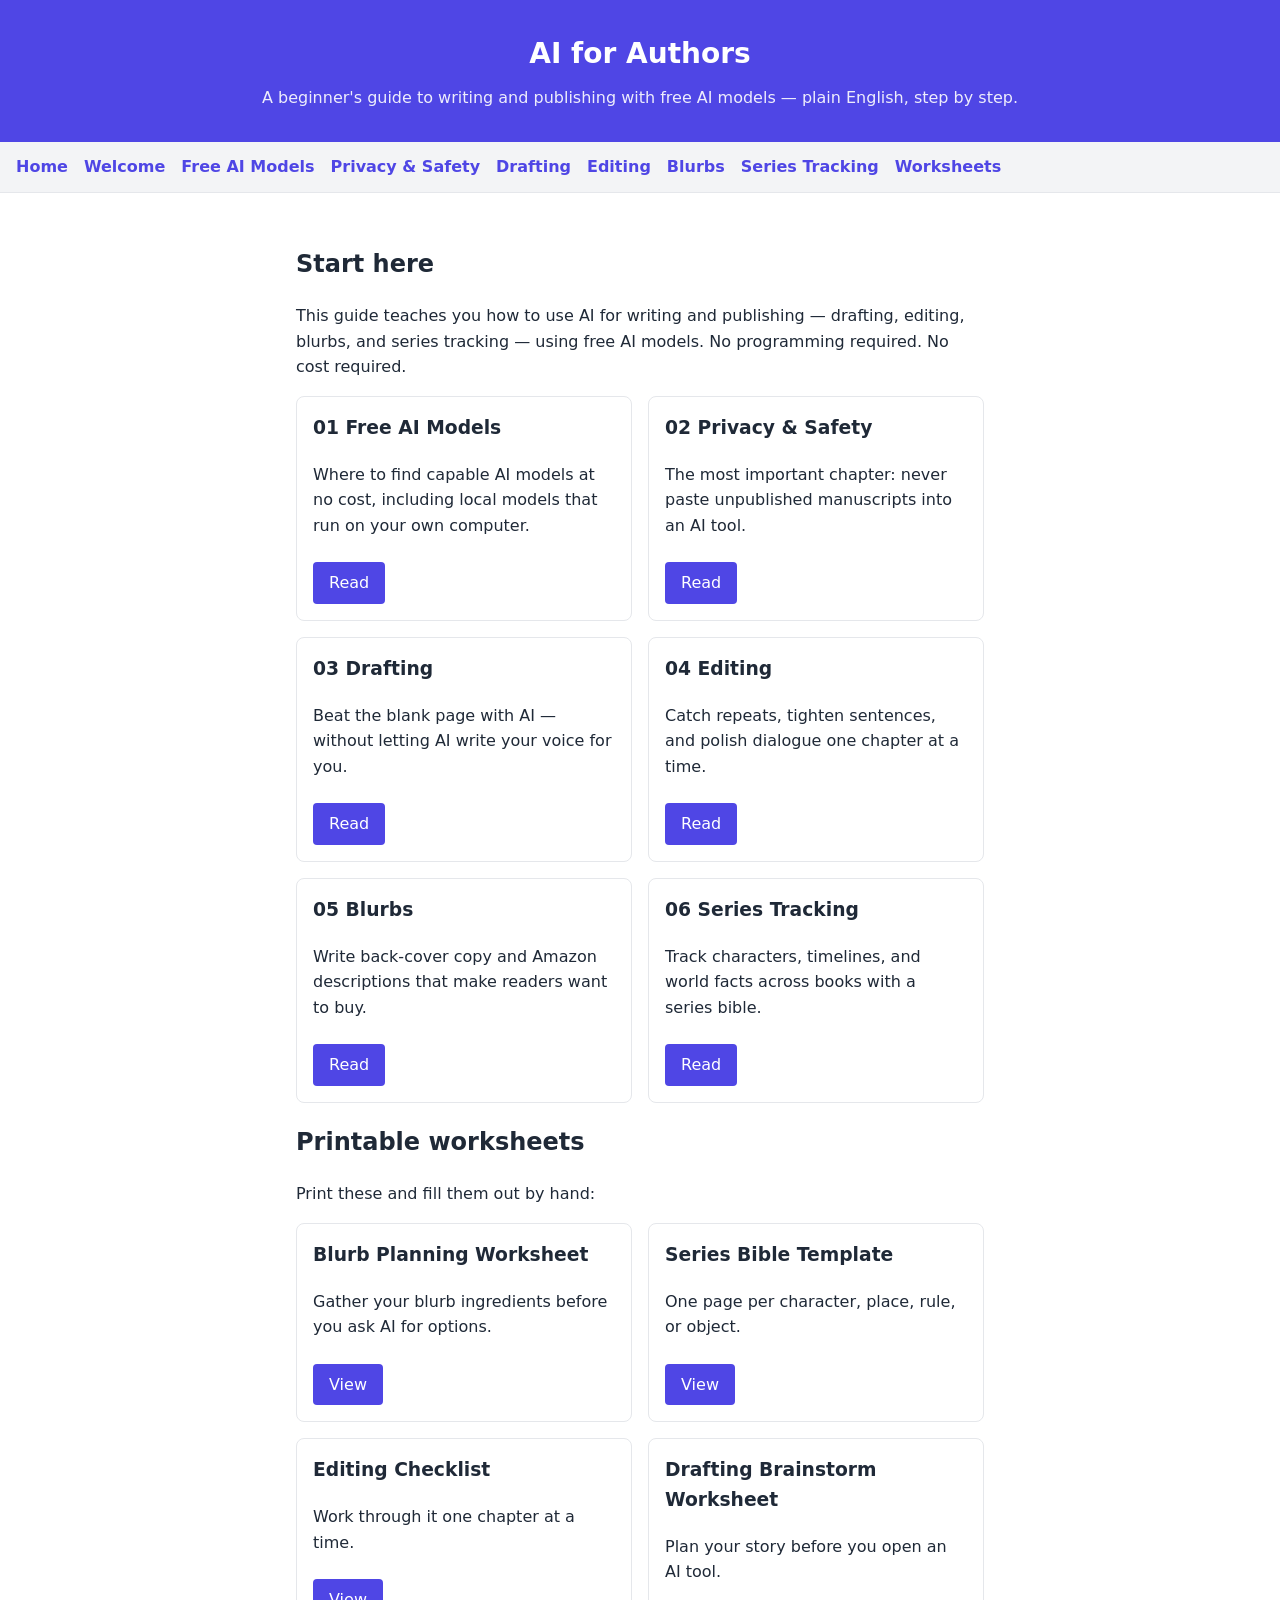
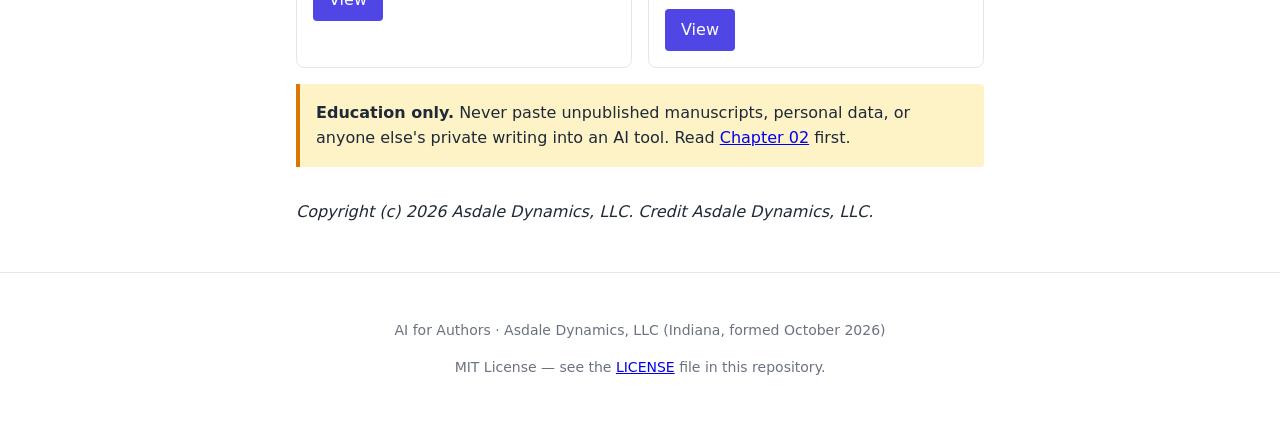
<file: site/index.html>
<!DOCTYPE html>
<html lang="en">
<head>
<meta charset="UTF-8">
<meta name="viewport" content="width=device-width, initial-scale=1.0">
<title>AI for Authors — A Beginner's Guide</title>
<link rel="stylesheet" href="css/style.css">
</head>
<body>
<header>
  <h1>AI for Authors</h1>
  <p>A beginner's guide to writing and publishing with free AI models &mdash; plain English, step by step.</p>
</header>

<nav>
  <ul>
    <li><a href="index.html">Home</a></li>
    <li><a href="chapters/00-welcome.html">Welcome</a></li>
    <li><a href="chapters/01-free-models.html">Free AI Models</a></li>
    <li><a href="chapters/02-privacy-safety.html">Privacy &amp; Safety</a></li>
    <li><a href="chapters/03-drafting.html">Drafting</a></li>
    <li><a href="chapters/04-editing.html">Editing</a></li>
    <li><a href="chapters/05-blurbs.html">Blurbs</a></li>
    <li><a href="chapters/06-series-tracking.html">Series Tracking</a></li>
    <li><a href="worksheets.html">Worksheets</a></li>
  </ul>
</nav>

<main>
  <h2>Start here</h2>
  <p>This guide teaches you how to use AI for writing and publishing &mdash; drafting, editing, blurbs, and series tracking &mdash; using free AI models. No programming required. No cost required.</p>

  <div class="worksheet-grid">
    <div class="card">
      <h3>01 Free AI Models</h3>
      <p>Where to find capable AI models at no cost, including local models that run on your own computer.</p>
      <a class="button" href="chapters/01-free-models.html">Read</a>
    </div>
    <div class="card">
      <h3>02 Privacy &amp; Safety</h3>
      <p>The most important chapter: never paste unpublished manuscripts into an AI tool.</p>
      <a class="button" href="chapters/02-privacy-safety.html">Read</a>
    </div>
    <div class="card">
      <h3>03 Drafting</h3>
      <p>Beat the blank page with AI &mdash; without letting AI write your voice for you.</p>
      <a class="button" href="chapters/03-drafting.html">Read</a>
    </div>
    <div class="card">
      <h3>04 Editing</h3>
      <p>Catch repeats, tighten sentences, and polish dialogue one chapter at a time.</p>
      <a class="button" href="chapters/04-editing.html">Read</a>
    </div>
    <div class="card">
      <h3>05 Blurbs</h3>
      <p>Write back-cover copy and Amazon descriptions that make readers want to buy.</p>
      <a class="button" href="chapters/05-blurbs.html">Read</a>
    </div>
    <div class="card">
      <h3>06 Series Tracking</h3>
      <p>Track characters, timelines, and world facts across books with a series bible.</p>
      <a class="button" href="chapters/06-series-tracking.html">Read</a>
    </div>
  </div>

  <h2>Printable worksheets</h2>
  <p>Print these and fill them out by hand:</p>
  <div class="worksheet-grid">
    <div class="card">
      <h3>Blurb Planning Worksheet</h3>
      <p>Gather your blurb ingredients before you ask AI for options.</p>
      <a class="button" href="worksheets.html#blurb">View</a>
    </div>
    <div class="card">
      <h3>Series Bible Template</h3>
      <p>One page per character, place, rule, or object.</p>
      <a class="button" href="worksheets.html#series">View</a>
    </div>
    <div class="card">
      <h3>Editing Checklist</h3>
      <p>Work through it one chapter at a time.</p>
      <a class="button" href="worksheets.html#editing">View</a>
    </div>
    <div class="card">
      <h3>Drafting Brainstorm Worksheet</h3>
      <p>Plan your story before you open an AI tool.</p>
      <a class="button" href="worksheets.html#drafting">View</a>
    </div>
  </div>

  <div class="callout warning">
    <strong>Education only.</strong> Never paste unpublished manuscripts, personal data, or anyone else's private writing into an AI tool. Read <a href="chapters/02-privacy-safety.html">Chapter 02</a> first.
  </div>

  <p style="margin-top:2rem"><em>Copyright (c) 2026 Asdale Dynamics, LLC. Credit Asdale Dynamics, LLC.</em></p>
</main>

<footer>
  <p>AI for Authors &middot; Asdale Dynamics, LLC (Indiana, formed October 2026)</p>
  <p>MIT License &mdash; see the <a href="../LICENSE">LICENSE</a> file in this repository.</p>
</footer>
</body>
</html>
</file>
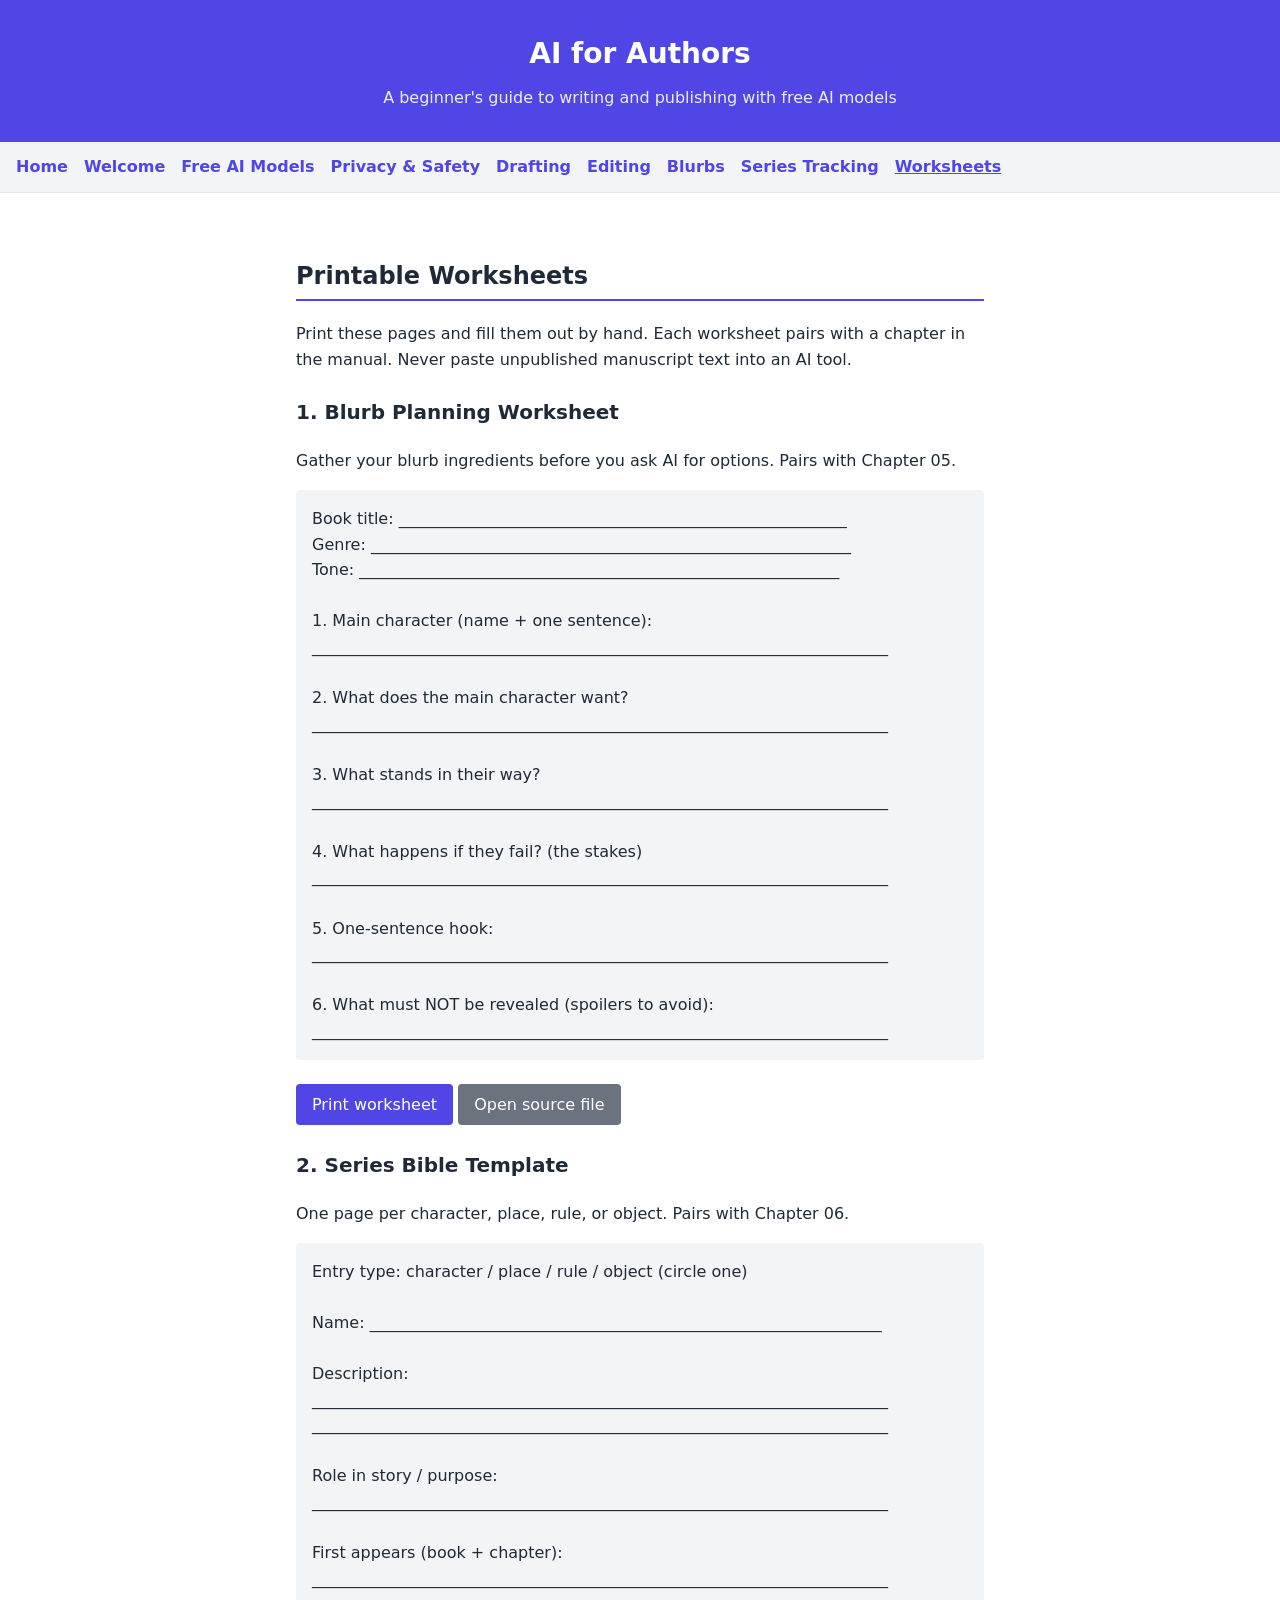
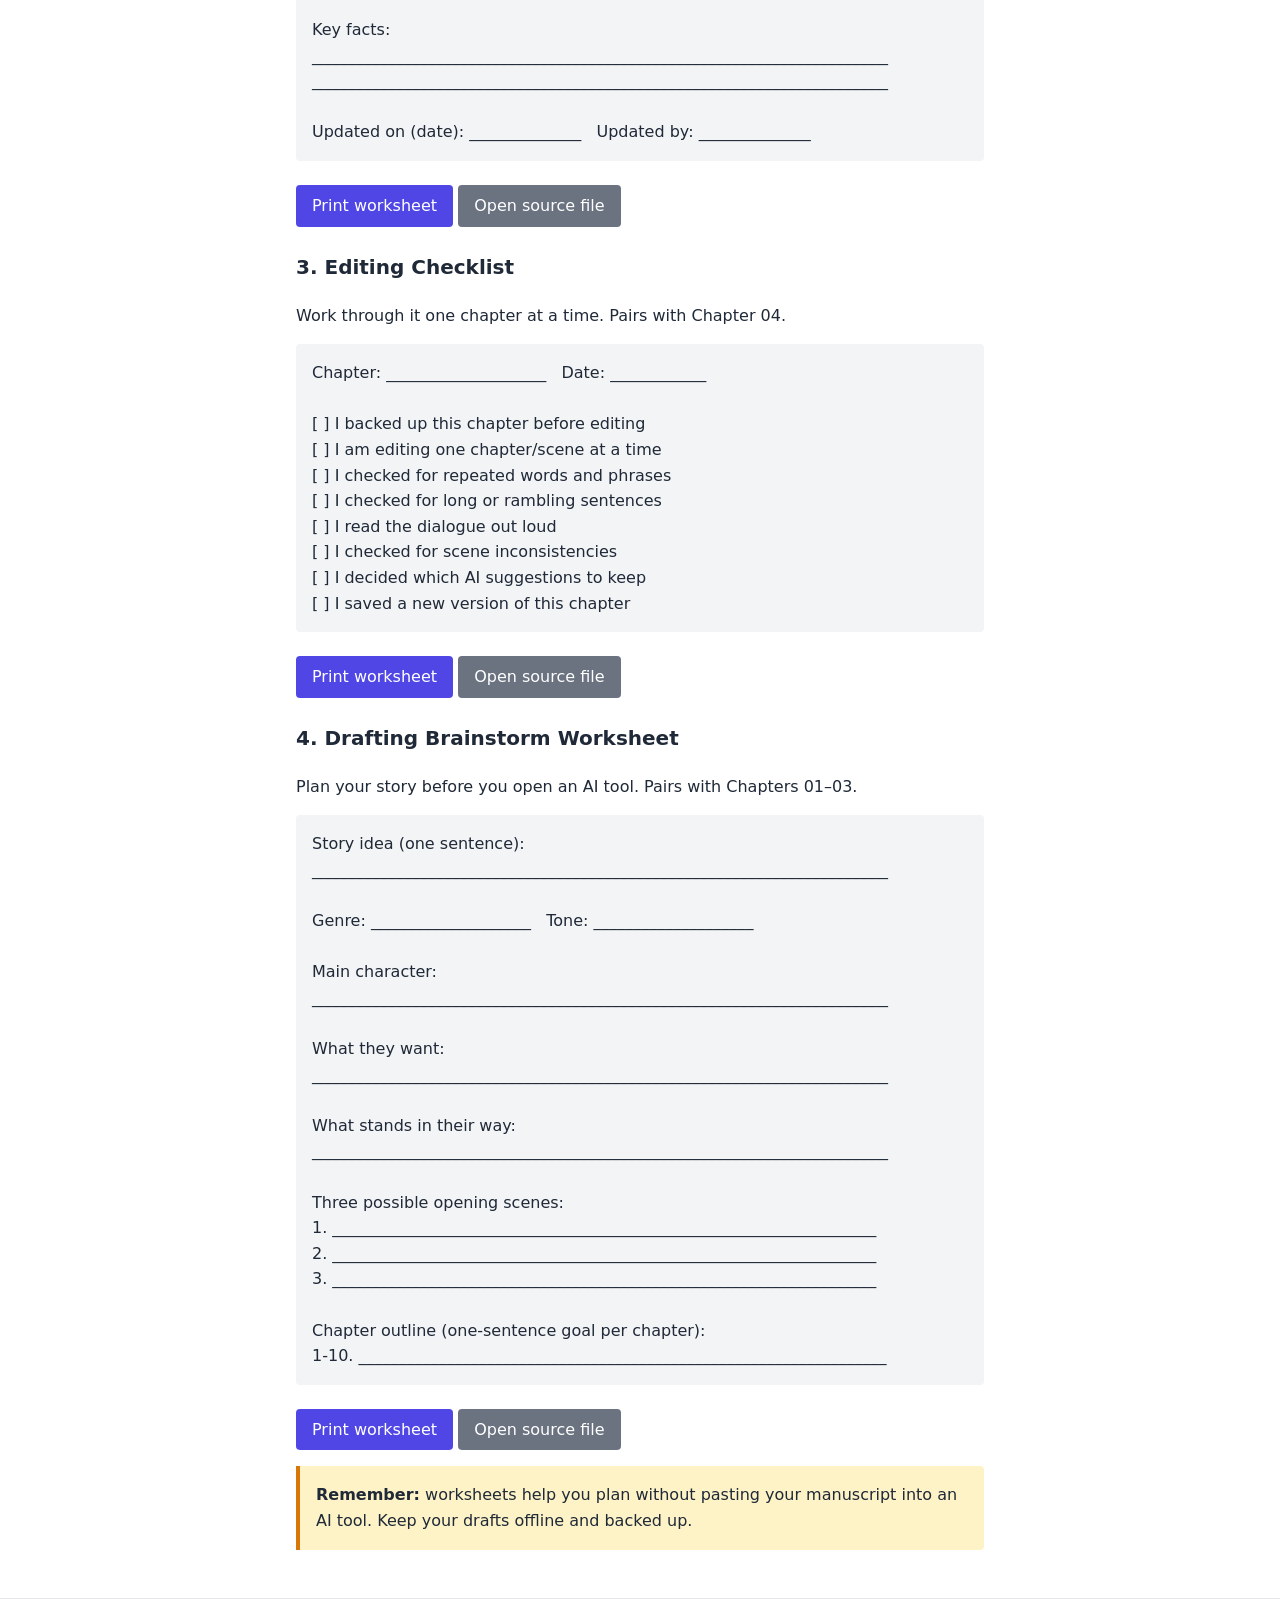
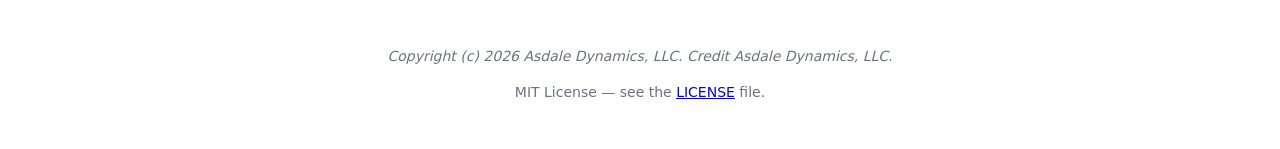
<file: site/worksheets.html>
<!DOCTYPE html>
<html lang="en">
<head>
<meta charset="UTF-8">
<meta name="viewport" content="width=device-width, initial-scale=1.0">
<title>Worksheets &mdash; AI for Authors</title>
<link rel="stylesheet" href="css/style.css">
</head>
<body>
<header>
  <h1>AI for Authors</h1>
  <p>A beginner's guide to writing and publishing with free AI models</p>
</header>

<nav>
  <ul>
    <li><a href="index.html">Home</a></li>
    <li><a href="chapters/00-welcome.html">Welcome</a></li>
    <li><a href="chapters/01-free-models.html">Free AI Models</a></li>
    <li><a href="chapters/02-privacy-safety.html">Privacy &amp; Safety</a></li>
    <li><a href="chapters/03-drafting.html">Drafting</a></li>
    <li><a href="chapters/04-editing.html">Editing</a></li>
    <li><a href="chapters/05-blurbs.html">Blurbs</a></li>
    <li><a href="chapters/06-series-tracking.html">Series Tracking</a></li>
    <li><a href="worksheets.html" style="text-decoration:underline">Worksheets</a></li>
  </ul>
</nav>

<main>
<article>
<h2>Printable Worksheets</h2>
<p>Print these pages and fill them out by hand. Each worksheet pairs with a chapter in the manual. Never paste unpublished manuscript text into an AI tool.</p>

<h3 id="blurb">1. Blurb Planning Worksheet</h3>
<p>Gather your blurb ingredients before you ask AI for options. Pairs with Chapter 05.</p>
<pre style="background:#f3f4f6;padding:1rem;border-radius:4px;white-space:pre-wrap;font-family:inherit">Book title: ________________________________________________________
Genre: ____________________________________________________________
Tone: ____________________________________________________________

1. Main character (name + one sentence):
________________________________________________________________________

2. What does the main character want?
________________________________________________________________________

3. What stands in their way?
________________________________________________________________________

4. What happens if they fail? (the stakes)
________________________________________________________________________

5. One-sentence hook:
________________________________________________________________________

6. What must NOT be revealed (spoilers to avoid):
________________________________________________________________________</pre>
<a class="button" href="worksheets/printable/blurb-planning-worksheet.html">Print worksheet</a>
<a class="button" style="background:#6b7280" href="../docs/worksheets/blurb-planning-worksheet.md">Open source file</a>

<h3 id="series">2. Series Bible Template</h3>
<p>One page per character, place, rule, or object. Pairs with Chapter 06.</p>
<pre style="background:#f3f4f6;padding:1rem;border-radius:4px;white-space:pre-wrap;font-family:inherit">Entry type: character / place / rule / object (circle one)

Name: ________________________________________________________________

Description:
________________________________________________________________________
________________________________________________________________________

Role in story / purpose:
________________________________________________________________________

First appears (book + chapter):
________________________________________________________________________

Key facts:
________________________________________________________________________
________________________________________________________________________

Updated on (date): ______________   Updated by: ______________</pre>
<a class="button" href="worksheets/printable/series-bible-template.html">Print worksheet</a>
<a class="button" style="background:#6b7280" href="../docs/worksheets/series-bible-template.md">Open source file</a>

<h3 id="editing">3. Editing Checklist</h3>
<p>Work through it one chapter at a time. Pairs with Chapter 04.</p>
<pre style="background:#f3f4f6;padding:1rem;border-radius:4px;white-space:pre-wrap;font-family:inherit">Chapter: ____________________   Date: ____________

[ ] I backed up this chapter before editing
[ ] I am editing one chapter/scene at a time
[ ] I checked for repeated words and phrases
[ ] I checked for long or rambling sentences
[ ] I read the dialogue out loud
[ ] I checked for scene inconsistencies
[ ] I decided which AI suggestions to keep
[ ] I saved a new version of this chapter</pre>
<a class="button" href="worksheets/printable/editing-checklist.html">Print worksheet</a>
<a class="button" style="background:#6b7280" href="../docs/worksheets/editing-checklist.md">Open source file</a>

<h3 id="drafting">4. Drafting Brainstorm Worksheet</h3>
<p>Plan your story before you open an AI tool. Pairs with Chapters 01&ndash;03.</p>
<pre style="background:#f3f4f6;padding:1rem;border-radius:4px;white-space:pre-wrap;font-family:inherit">Story idea (one sentence):
________________________________________________________________________

Genre: ____________________   Tone: ____________________

Main character:
________________________________________________________________________

What they want:
________________________________________________________________________

What stands in their way:
________________________________________________________________________

Three possible opening scenes:
1. ____________________________________________________________________
2. ____________________________________________________________________
3. ____________________________________________________________________

Chapter outline (one-sentence goal per chapter):
1-10. __________________________________________________________________</pre>
<a class="button" href="worksheets/printable/drafting-brainstorm-worksheet.html">Print worksheet</a>
<a class="button" style="background:#6b7280" href="../docs/worksheets/drafting-brainstorm-worksheet.md">Open source file</a>

<div class="callout warning">
<strong>Remember:</strong> worksheets help you plan without pasting your manuscript into an AI tool. Keep your drafts offline and backed up.
</div>
</article>
</main>

<footer>
<p><em>Copyright (c) 2026 Asdale Dynamics, LLC. Credit Asdale Dynamics, LLC.</em></p>
<p>MIT License &mdash; see the <a href="../LICENSE">LICENSE</a> file.</p>
</footer>
</body>
</html>
</file>
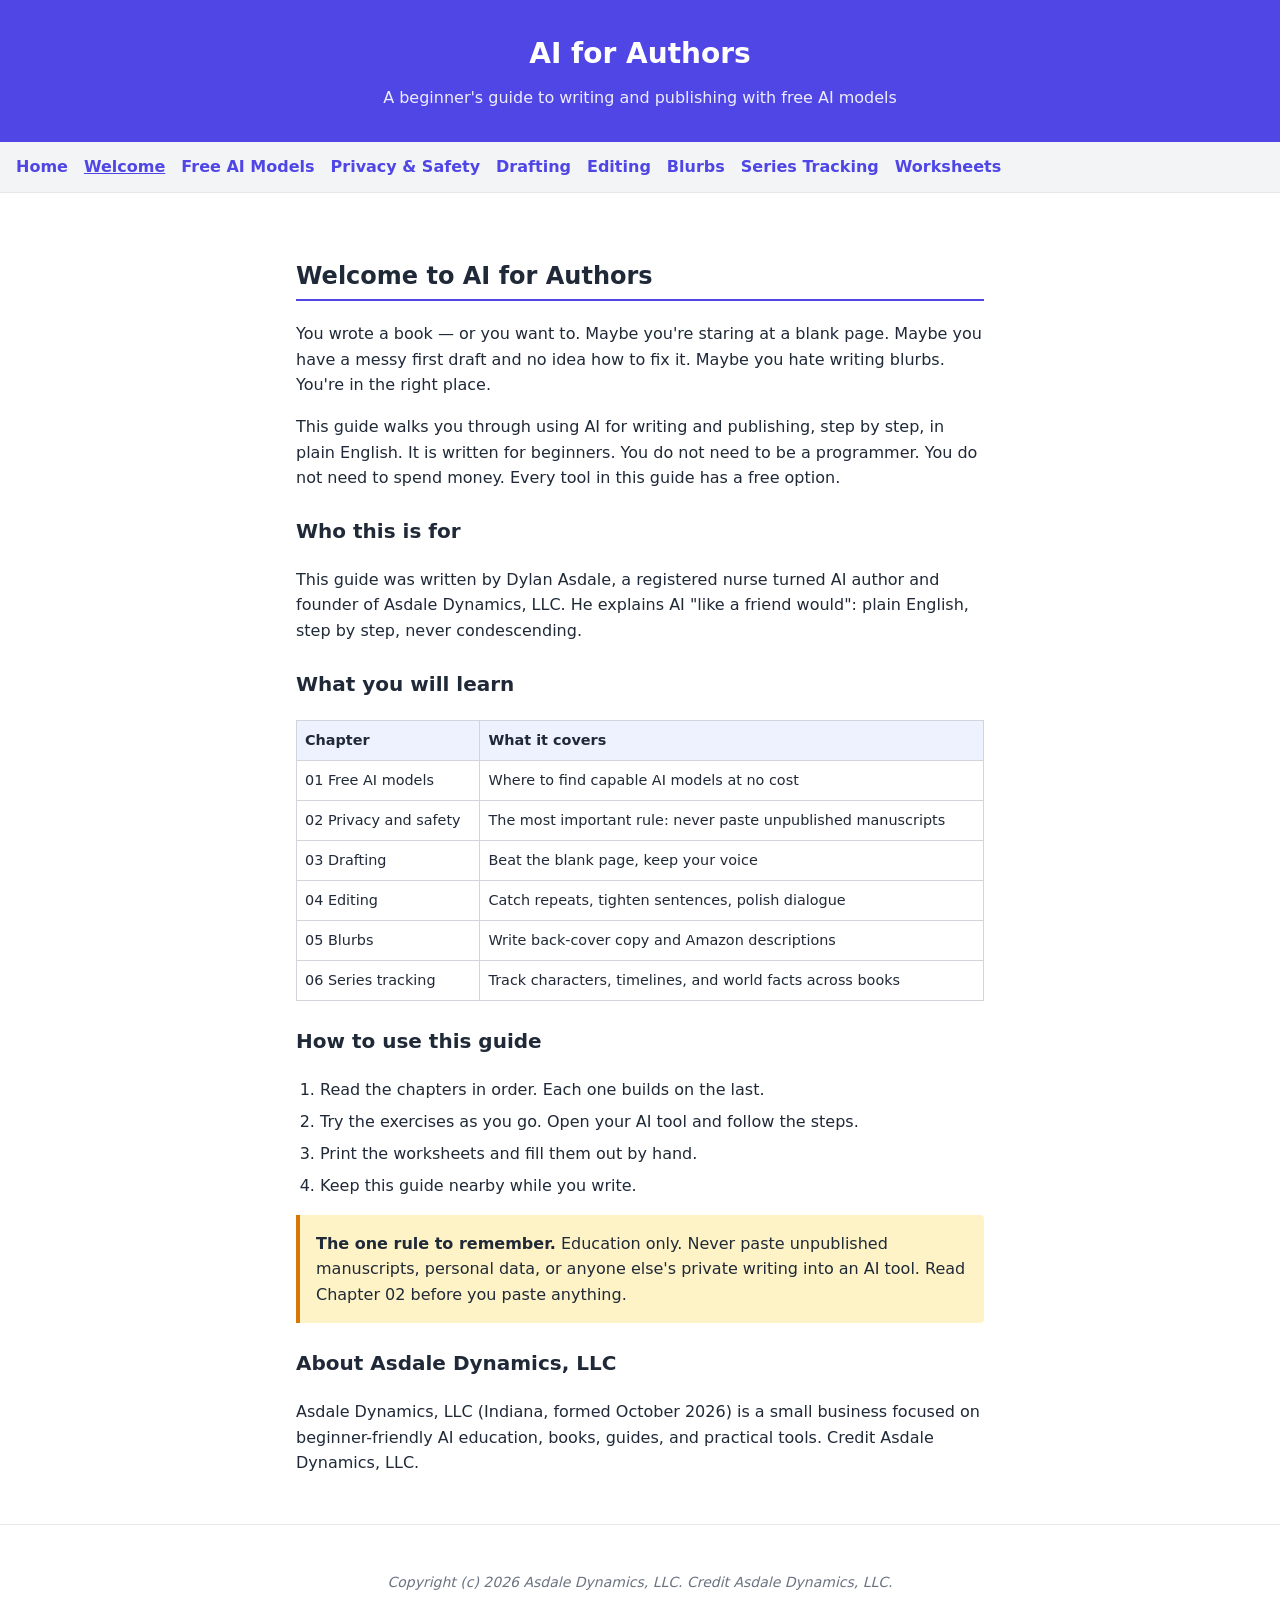
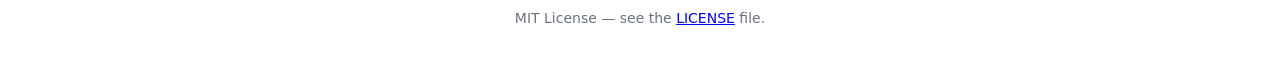
<file: site/chapters/00-welcome.html>
<!DOCTYPE html>
<html lang="en">
<head>
<meta charset="UTF-8">
<meta name="viewport" content="width=device-width, initial-scale=1.0">
<title>Welcome &mdash; AI for Authors</title>
<link rel="stylesheet" href="../css/style.css">
</head>
<body>
<header>
  <h1>AI for Authors</h1>
  <p>A beginner's guide to writing and publishing with free AI models</p>
</header>

<nav>
  <ul>
    <li><a href="../index.html">Home</a></li>
    <li><a href="00-welcome.html" style="text-decoration:underline">Welcome</a></li>
    <li><a href="01-free-models.html">Free AI Models</a></li>
    <li><a href="02-privacy-safety.html">Privacy &amp; Safety</a></li>
    <li><a href="03-drafting.html">Drafting</a></li>
    <li><a href="04-editing.html">Editing</a></li>
    <li><a href="05-blurbs.html">Blurbs</a></li>
    <li><a href="06-series-tracking.html">Series Tracking</a></li>
    <li><a href="../worksheets.html">Worksheets</a></li>
  </ul>
</nav>

<main>
<article>
<h2>Welcome to AI for Authors</h2>
<p>You wrote a book &mdash; or you want to. Maybe you're staring at a blank page. Maybe you have a messy first draft and no idea how to fix it. Maybe you hate writing blurbs. You're in the right place.</p>
<p>This guide walks you through using AI for writing and publishing, step by step, in plain English. It is written for beginners. You do not need to be a programmer. You do not need to spend money. Every tool in this guide has a free option.</p>

<h3>Who this is for</h3>
<p>This guide was written by Dylan Asdale, a registered nurse turned AI author and founder of Asdale Dynamics, LLC. He explains AI "like a friend would": plain English, step by step, never condescending.</p>

<h3>What you will learn</h3>
<table>
<tr><th>Chapter</th><th>What it covers</th></tr>
<tr><td>01 Free AI models</td><td>Where to find capable AI models at no cost</td></tr>
<tr><td>02 Privacy and safety</td><td>The most important rule: never paste unpublished manuscripts</td></tr>
<tr><td>03 Drafting</td><td>Beat the blank page, keep your voice</td></tr>
<tr><td>04 Editing</td><td>Catch repeats, tighten sentences, polish dialogue</td></tr>
<tr><td>05 Blurbs</td><td>Write back-cover copy and Amazon descriptions</td></tr>
<tr><td>06 Series tracking</td><td>Track characters, timelines, and world facts across books</td></tr>
</table>

<h3>How to use this guide</h3>
<ol>
<li>Read the chapters in order. Each one builds on the last.</li>
<li>Try the exercises as you go. Open your AI tool and follow the steps.</li>
<li>Print the worksheets and fill them out by hand.</li>
<li>Keep this guide nearby while you write.</li>
</ol>

<div class="callout warning">
<strong>The one rule to remember.</strong> Education only. Never paste unpublished manuscripts, personal data, or anyone else's private writing into an AI tool. Read Chapter 02 before you paste anything.
</div>

<h3>About Asdale Dynamics, LLC</h3>
<p>Asdale Dynamics, LLC (Indiana, formed October 2026) is a small business focused on beginner-friendly AI education, books, guides, and practical tools. Credit Asdale Dynamics, LLC.</p>
</article>
</main>

<footer>
<p><em>Copyright (c) 2026 Asdale Dynamics, LLC. Credit Asdale Dynamics, LLC.</em></p>
<p>MIT License &mdash; see the <a href="../../LICENSE">LICENSE</a> file.</p>
</footer>
</body>
</html>
</file>
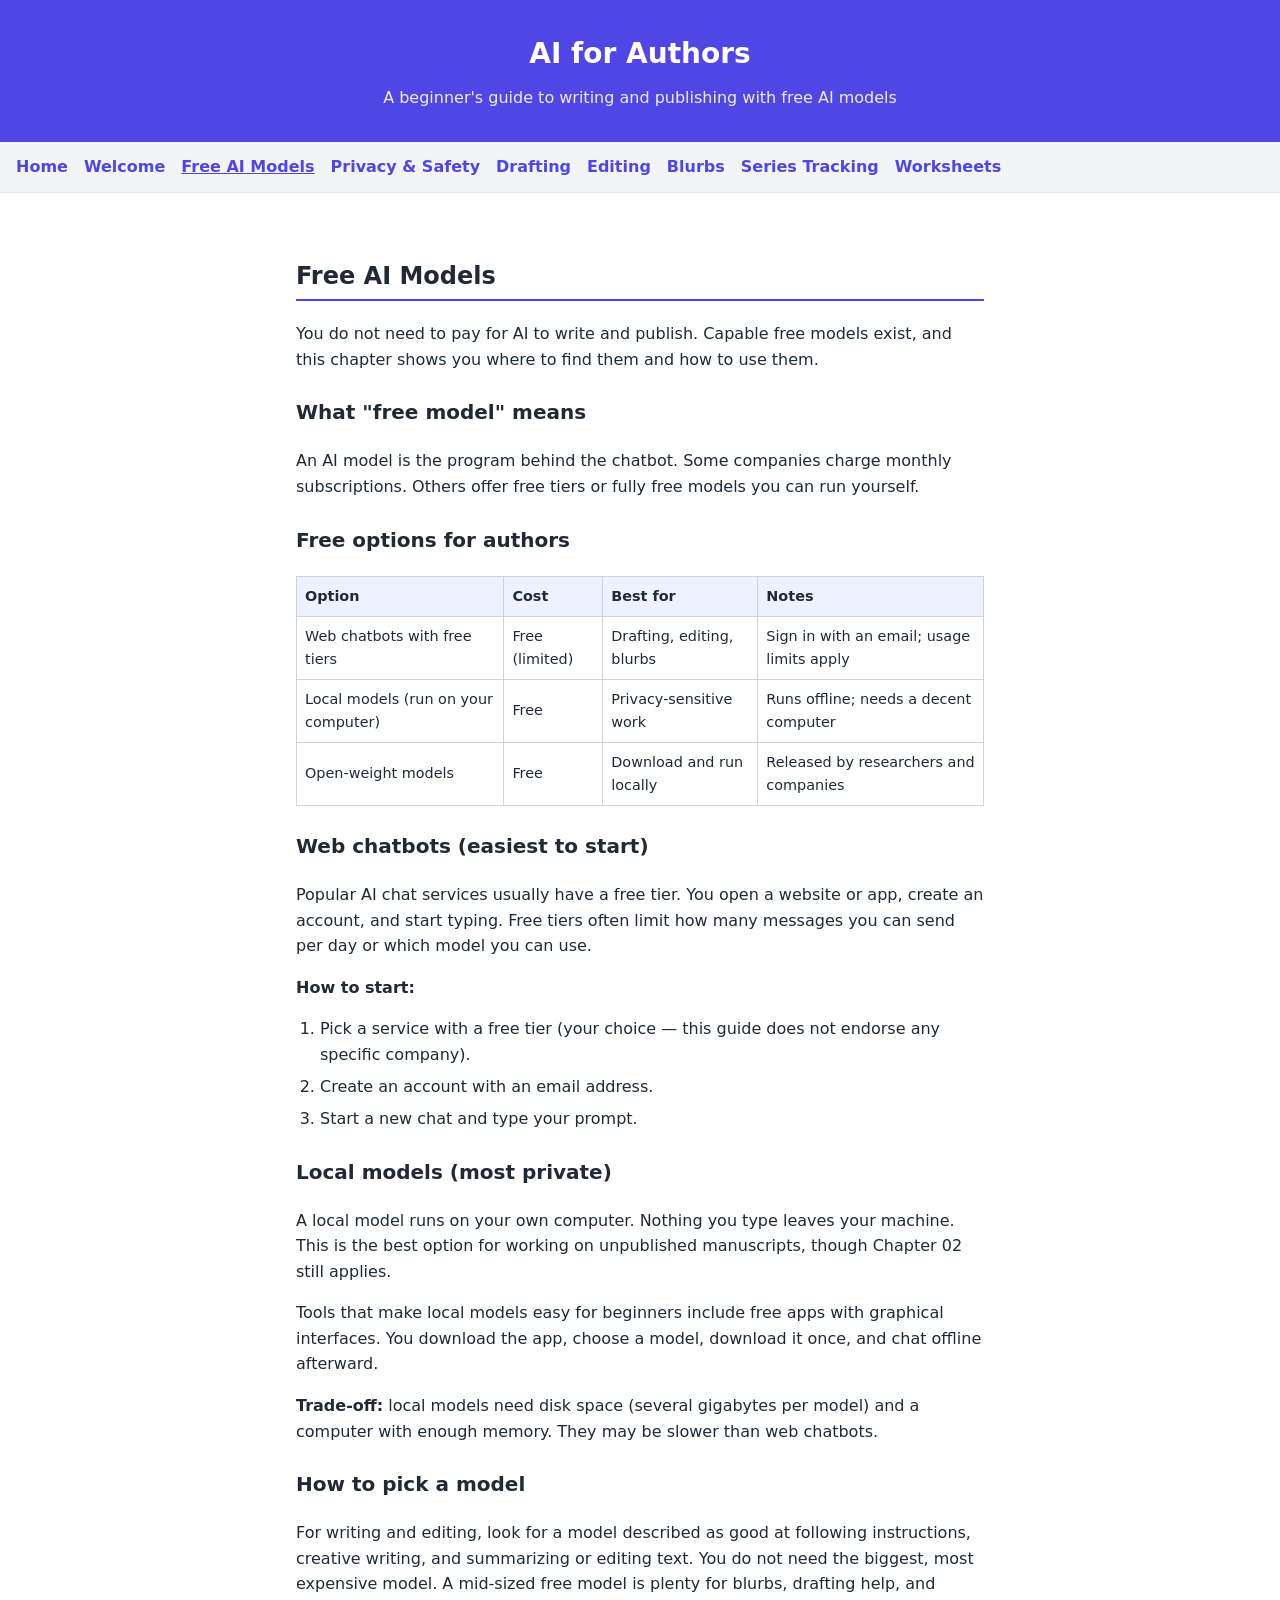
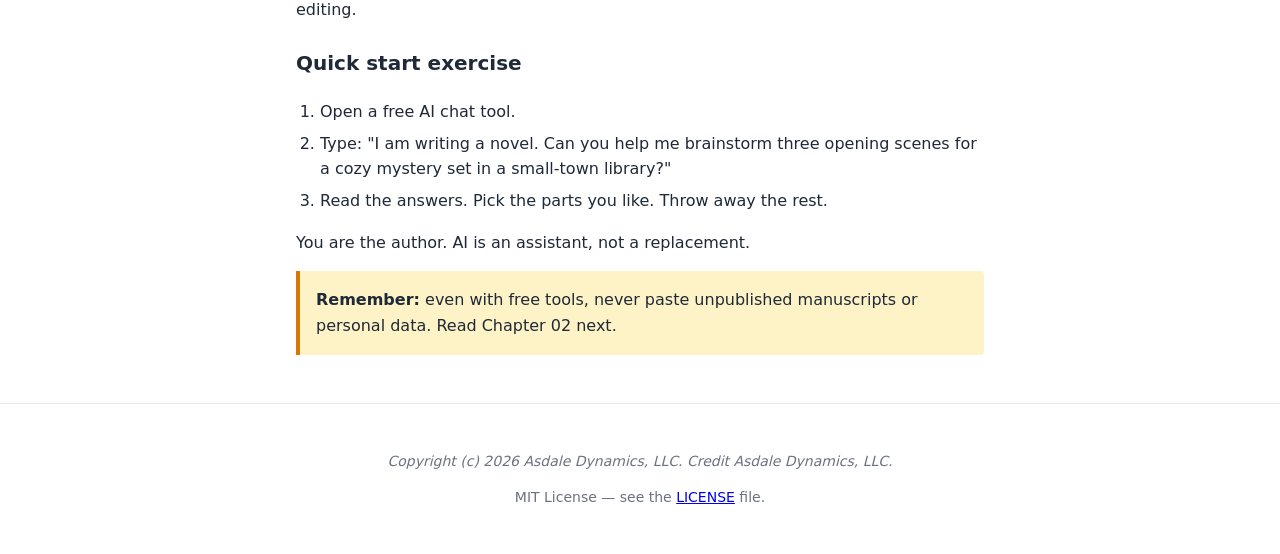
<file: site/chapters/01-free-models.html>
<!DOCTYPE html>
<html lang="en">
<head>
<meta charset="UTF-8">
<meta name="viewport" content="width=device-width, initial-scale=1.0">
<title>Free AI Models &mdash; AI for Authors</title>
<link rel="stylesheet" href="../css/style.css">
</head>
<body>
<header>
  <h1>AI for Authors</h1>
  <p>A beginner's guide to writing and publishing with free AI models</p>
</header>

<nav>
  <ul>
    <li><a href="../index.html">Home</a></li>
    <li><a href="00-welcome.html">Welcome</a></li>
    <li><a href="01-free-models.html" style="text-decoration:underline">Free AI Models</a></li>
    <li><a href="02-privacy-safety.html">Privacy &amp; Safety</a></li>
    <li><a href="03-drafting.html">Drafting</a></li>
    <li><a href="04-editing.html">Editing</a></li>
    <li><a href="05-blurbs.html">Blurbs</a></li>
    <li><a href="06-series-tracking.html">Series Tracking</a></li>
    <li><a href="../worksheets.html">Worksheets</a></li>
  </ul>
</nav>

<main>
<article>
<h2>Free AI Models</h2>
<p>You do not need to pay for AI to write and publish. Capable free models exist, and this chapter shows you where to find them and how to use them.</p>

<h3>What "free model" means</h3>
<p>An AI model is the program behind the chatbot. Some companies charge monthly subscriptions. Others offer free tiers or fully free models you can run yourself.</p>

<h3>Free options for authors</h3>
<table>
<tr><th>Option</th><th>Cost</th><th>Best for</th><th>Notes</th></tr>
<tr><td>Web chatbots with free tiers</td><td>Free (limited)</td><td>Drafting, editing, blurbs</td><td>Sign in with an email; usage limits apply</td></tr>
<tr><td>Local models (run on your computer)</td><td>Free</td><td>Privacy-sensitive work</td><td>Runs offline; needs a decent computer</td></tr>
<tr><td>Open-weight models</td><td>Free</td><td>Download and run locally</td><td>Released by researchers and companies</td></tr>
</table>

<h3>Web chatbots (easiest to start)</h3>
<p>Popular AI chat services usually have a free tier. You open a website or app, create an account, and start typing. Free tiers often limit how many messages you can send per day or which model you can use.</p>
<p><strong>How to start:</strong></p>
<ol>
<li>Pick a service with a free tier (your choice &mdash; this guide does not endorse any specific company).</li>
<li>Create an account with an email address.</li>
<li>Start a new chat and type your prompt.</li>
</ol>

<h3>Local models (most private)</h3>
<p>A local model runs on your own computer. Nothing you type leaves your machine. This is the best option for working on unpublished manuscripts, though Chapter 02 still applies.</p>
<p>Tools that make local models easy for beginners include free apps with graphical interfaces. You download the app, choose a model, download it once, and chat offline afterward.</p>
<p><strong>Trade-off:</strong> local models need disk space (several gigabytes per model) and a computer with enough memory. They may be slower than web chatbots.</p>

<h3>How to pick a model</h3>
<p>For writing and editing, look for a model described as good at following instructions, creative writing, and summarizing or editing text. You do not need the biggest, most expensive model. A mid-sized free model is plenty for blurbs, drafting help, and editing.</p>

<h3>Quick start exercise</h3>
<ol>
<li>Open a free AI chat tool.</li>
<li>Type: "I am writing a novel. Can you help me brainstorm three opening scenes for a cozy mystery set in a small-town library?"</li>
<li>Read the answers. Pick the parts you like. Throw away the rest.</li>
</ol>
<p>You are the author. AI is an assistant, not a replacement.</p>

<div class="callout warning">
<strong>Remember:</strong> even with free tools, never paste unpublished manuscripts or personal data. Read Chapter 02 next.
</div>
</article>
</main>

<footer>
<p><em>Copyright (c) 2026 Asdale Dynamics, LLC. Credit Asdale Dynamics, LLC.</em></p>
<p>MIT License &mdash; see the <a href="../../LICENSE">LICENSE</a> file.</p>
</footer>
</body>
</html>
</file>
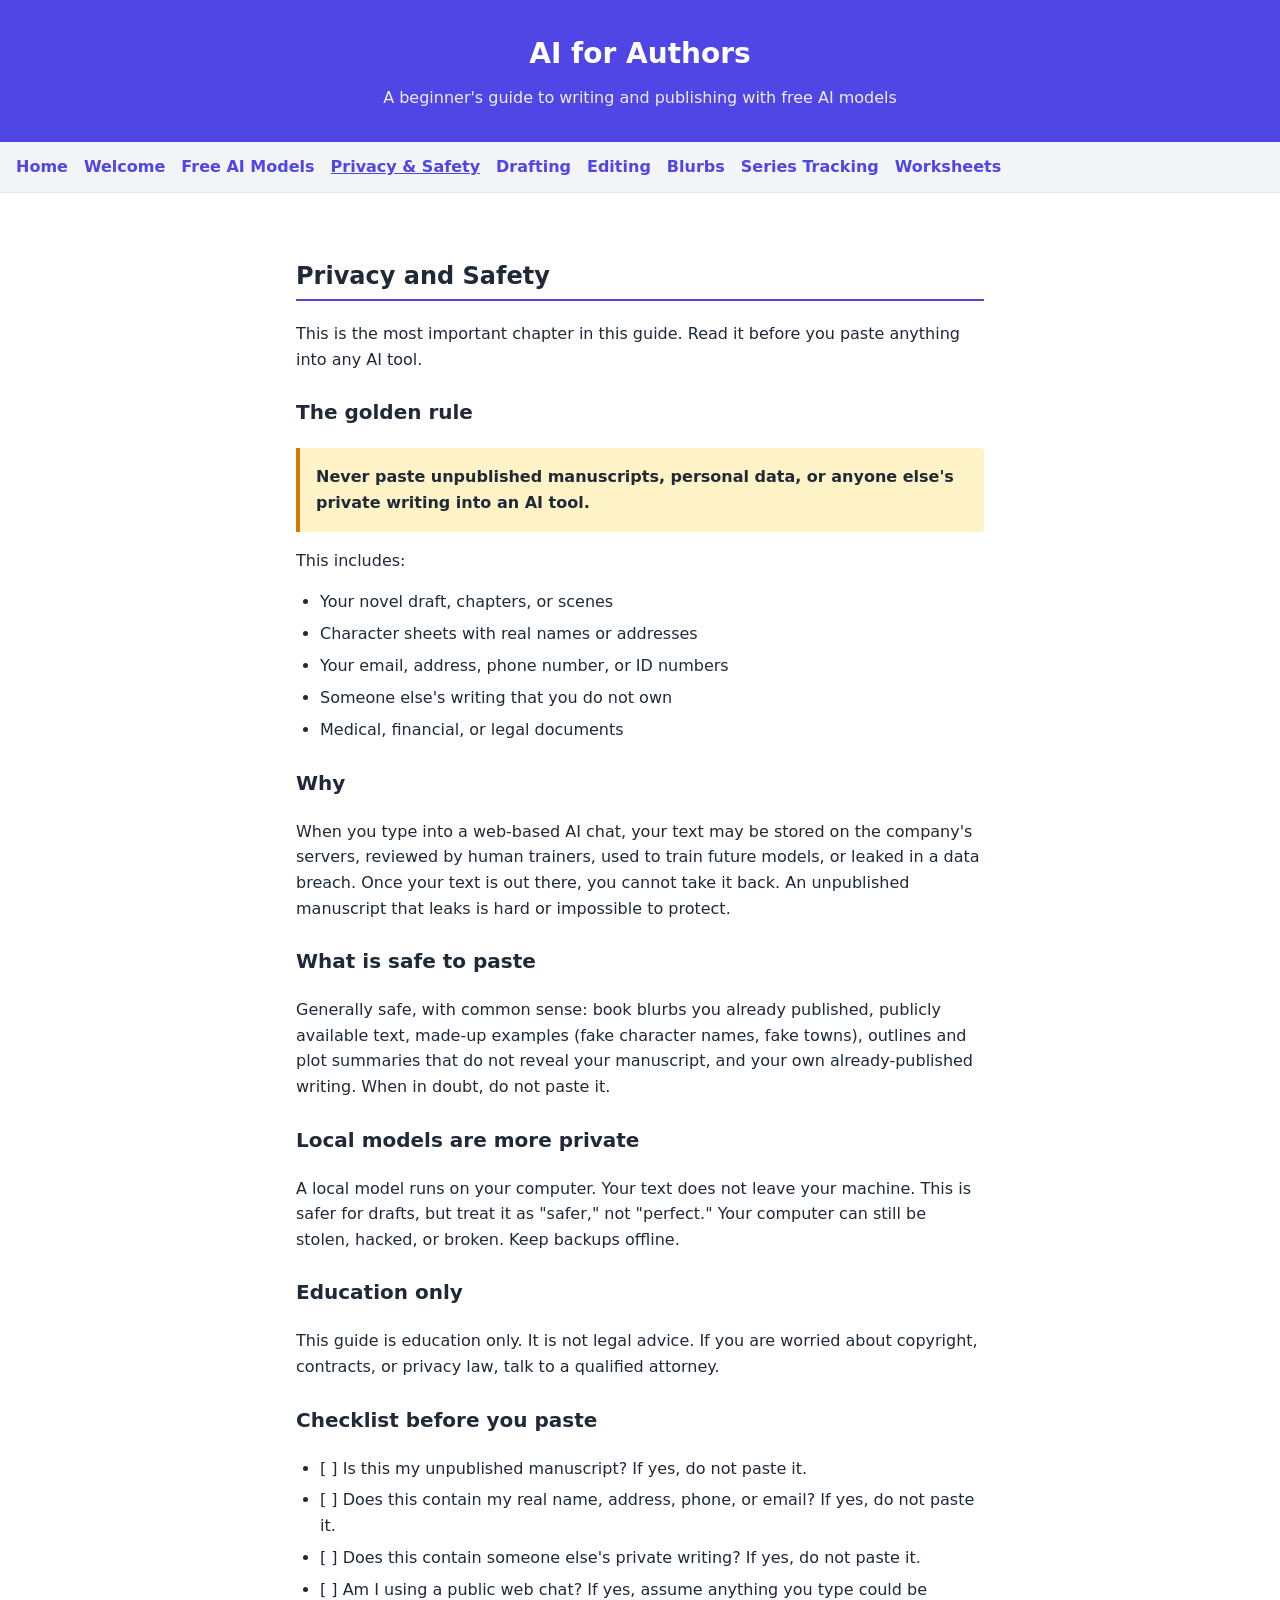
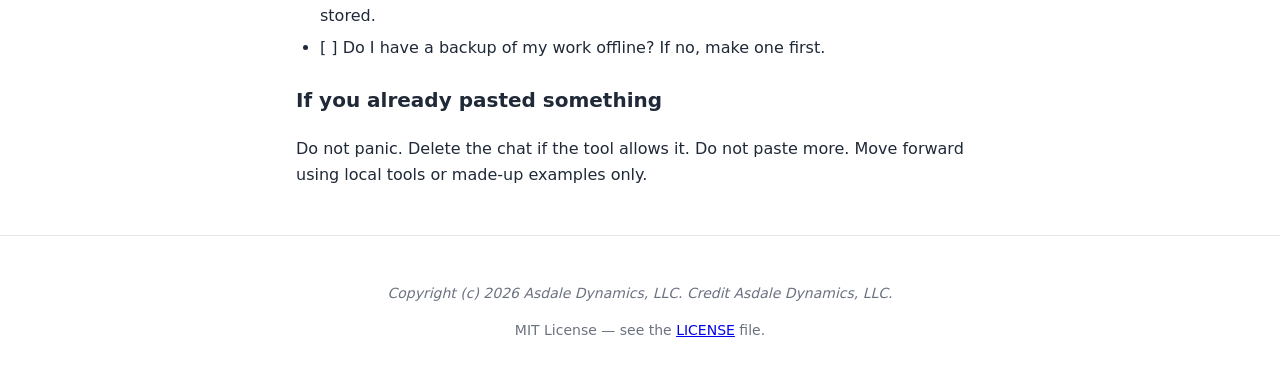
<file: site/chapters/02-privacy-safety.html>
<!DOCTYPE html>
<html lang="en">
<head>
<meta charset="UTF-8">
<meta name="viewport" content="width=device-width, initial-scale=1.0">
<title>Privacy &amp; Safety &mdash; AI for Authors</title>
<link rel="stylesheet" href="../css/style.css">
</head>
<body>
<header>
  <h1>AI for Authors</h1>
  <p>A beginner's guide to writing and publishing with free AI models</p>
</header>

<nav>
  <ul>
    <li><a href="../index.html">Home</a></li>
    <li><a href="00-welcome.html">Welcome</a></li>
    <li><a href="01-free-models.html">Free AI Models</a></li>
    <li><a href="02-privacy-safety.html" style="text-decoration:underline">Privacy &amp; Safety</a></li>
    <li><a href="03-drafting.html">Drafting</a></li>
    <li><a href="04-editing.html">Editing</a></li>
    <li><a href="05-blurbs.html">Blurbs</a></li>
    <li><a href="06-series-tracking.html">Series Tracking</a></li>
    <li><a href="../worksheets.html">Worksheets</a></li>
  </ul>
</nav>

<main>
<article>
<h2>Privacy and Safety</h2>
<p>This is the most important chapter in this guide. Read it before you paste anything into any AI tool.</p>

<h3>The golden rule</h3>
<div class="callout warning">
<strong>Never paste unpublished manuscripts, personal data, or anyone else's private writing into an AI tool.</strong>
</div>
<p>This includes:</p>
<ul>
<li>Your novel draft, chapters, or scenes</li>
<li>Character sheets with real names or addresses</li>
<li>Your email, address, phone number, or ID numbers</li>
<li>Someone else's writing that you do not own</li>
<li>Medical, financial, or legal documents</li>
</ul>

<h3>Why</h3>
<p>When you type into a web-based AI chat, your text may be stored on the company's servers, reviewed by human trainers, used to train future models, or leaked in a data breach. Once your text is out there, you cannot take it back. An unpublished manuscript that leaks is hard or impossible to protect.</p>

<h3>What is safe to paste</h3>
<p>Generally safe, with common sense: book blurbs you already published, publicly available text, made-up examples (fake character names, fake towns), outlines and plot summaries that do not reveal your manuscript, and your own already-published writing. When in doubt, do not paste it.</p>

<h3>Local models are more private</h3>
<p>A local model runs on your computer. Your text does not leave your machine. This is safer for drafts, but treat it as "safer," not "perfect." Your computer can still be stolen, hacked, or broken. Keep backups offline.</p>

<h3>Education only</h3>
<p>This guide is education only. It is not legal advice. If you are worried about copyright, contracts, or privacy law, talk to a qualified attorney.</p>

<h3>Checklist before you paste</h3>
<ul>
<li>[ ] Is this my unpublished manuscript? If yes, do not paste it.</li>
<li>[ ] Does this contain my real name, address, phone, or email? If yes, do not paste it.</li>
<li>[ ] Does this contain someone else's private writing? If yes, do not paste it.</li>
<li>[ ] Am I using a public web chat? If yes, assume anything you type could be stored.</li>
<li>[ ] Do I have a backup of my work offline? If no, make one first.</li>
</ul>

<h3>If you already pasted something</h3>
<p>Do not panic. Delete the chat if the tool allows it. Do not paste more. Move forward using local tools or made-up examples only.</p>
</article>
</main>

<footer>
<p><em>Copyright (c) 2026 Asdale Dynamics, LLC. Credit Asdale Dynamics, LLC.</em></p>
<p>MIT License &mdash; see the <a href="../../LICENSE">LICENSE</a> file.</p>
</footer>
</body>
</html>
</file>
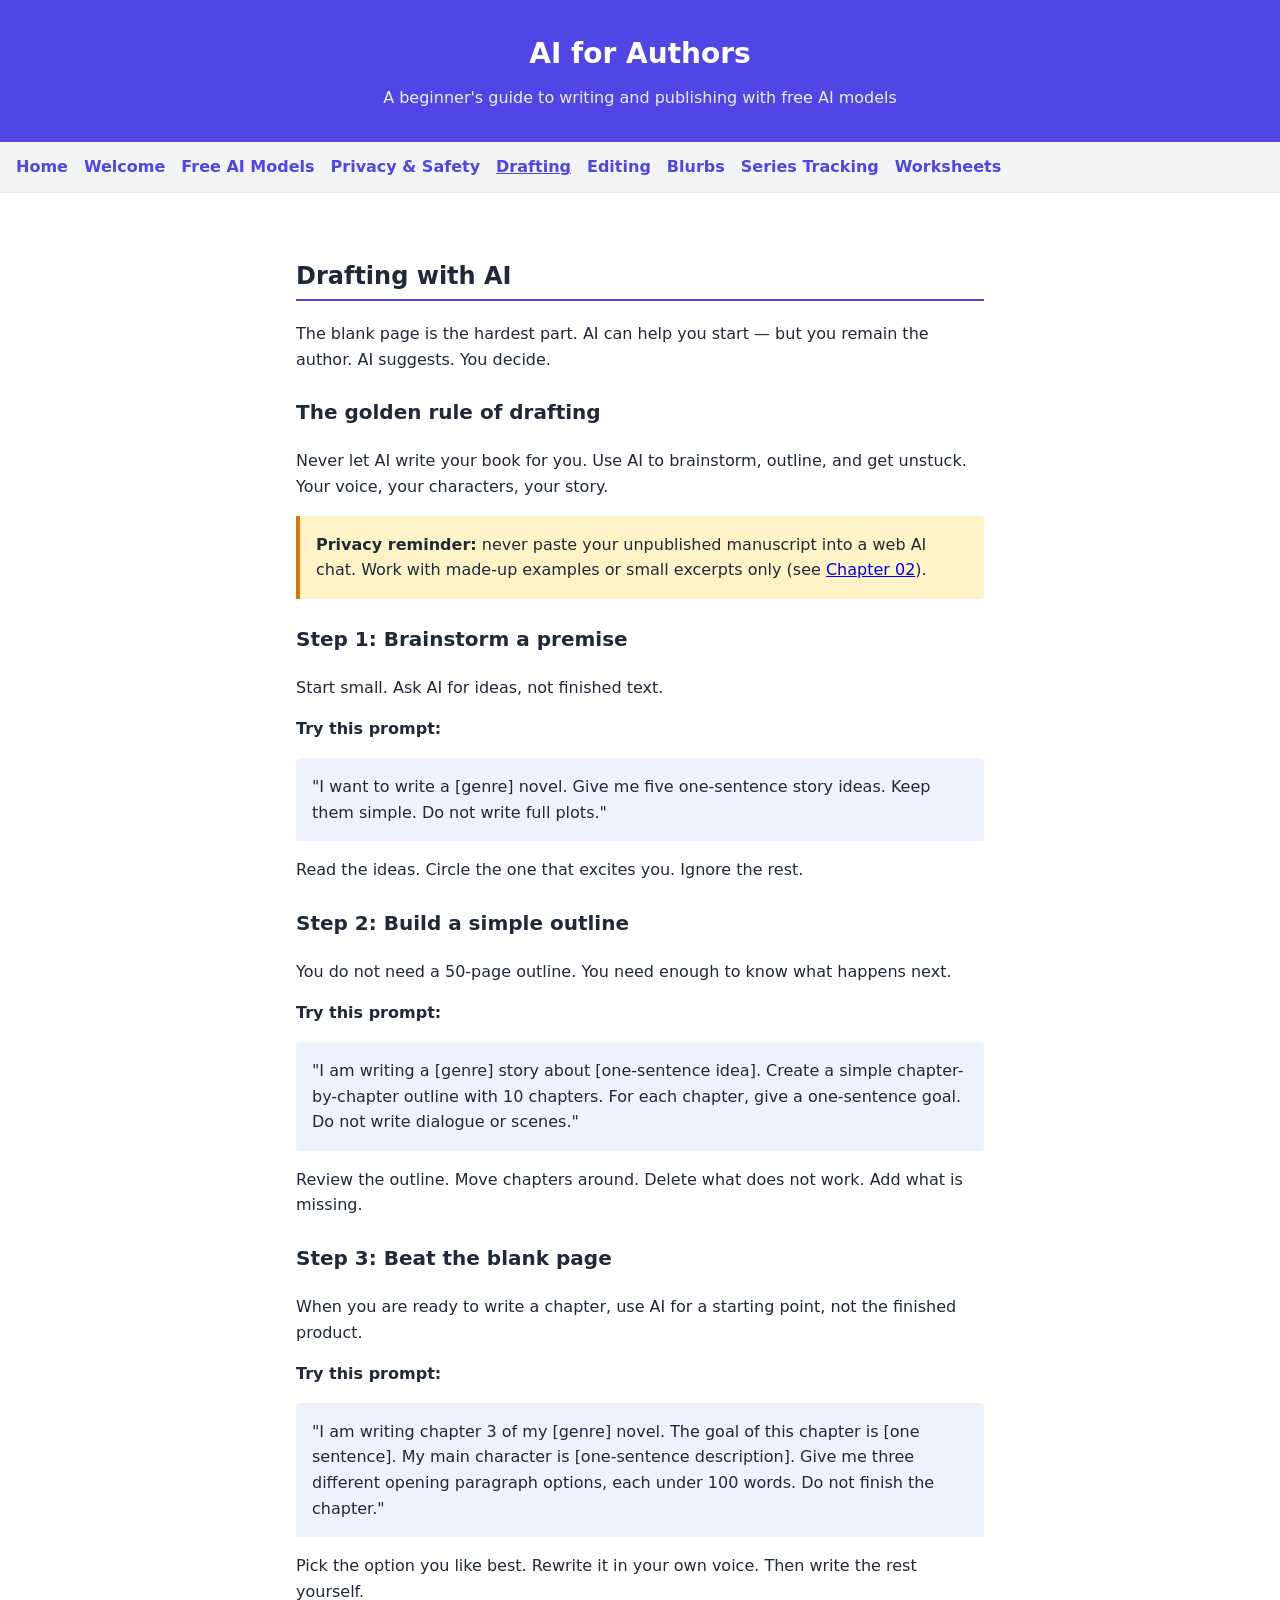
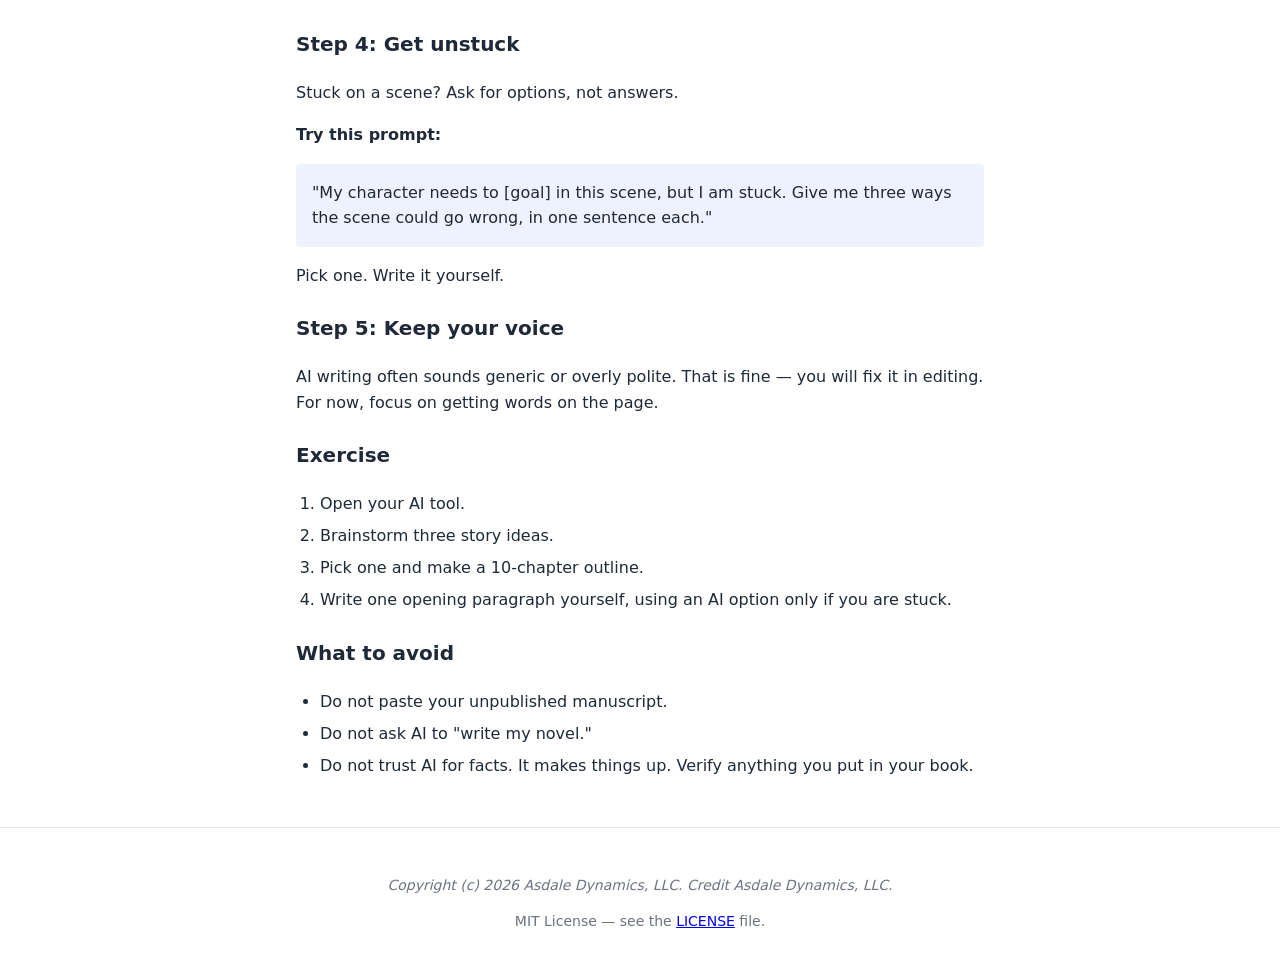
<file: site/chapters/03-drafting.html>
<!DOCTYPE html>
<html lang="en">
<head>
<meta charset="UTF-8">
<meta name="viewport" content="width=device-width, initial-scale=1.0">
<title>Drafting &mdash; AI for Authors</title>
<link rel="stylesheet" href="../css/style.css">
</head>
<body>
<header>
  <h1>AI for Authors</h1>
  <p>A beginner's guide to writing and publishing with free AI models</p>
</header>

<nav>
  <ul>
    <li><a href="../index.html">Home</a></li>
    <li><a href="00-welcome.html">Welcome</a></li>
    <li><a href="01-free-models.html">Free AI Models</a></li>
    <li><a href="02-privacy-safety.html">Privacy &amp; Safety</a></li>
    <li><a href="03-drafting.html" style="text-decoration:underline">Drafting</a></li>
    <li><a href="04-editing.html">Editing</a></li>
    <li><a href="05-blurbs.html">Blurbs</a></li>
    <li><a href="06-series-tracking.html">Series Tracking</a></li>
    <li><a href="../worksheets.html">Worksheets</a></li>
  </ul>
</nav>

<main>
<article>
<h2>Drafting with AI</h2>
<p>The blank page is the hardest part. AI can help you start &mdash; but you remain the author. AI suggests. You decide.</p>

<h3>The golden rule of drafting</h3>
<p>Never let AI write your book for you. Use AI to brainstorm, outline, and get unstuck. Your voice, your characters, your story.</p>

<div class="callout warning">
<strong>Privacy reminder:</strong> never paste your unpublished manuscript into a web AI chat. Work with made-up examples or small excerpts only (see <a href="02-privacy-safety.html">Chapter 02</a>).
</div>

<h3>Step 1: Brainstorm a premise</h3>
<p>Start small. Ask AI for ideas, not finished text.</p>
<p><strong>Try this prompt:</strong></p>
<p style="background:#eef2ff;padding:1rem;border-radius:4px">"I want to write a [genre] novel. Give me five one-sentence story ideas. Keep them simple. Do not write full plots."</p>
<p>Read the ideas. Circle the one that excites you. Ignore the rest.</p>

<h3>Step 2: Build a simple outline</h3>
<p>You do not need a 50-page outline. You need enough to know what happens next.</p>
<p><strong>Try this prompt:</strong></p>
<p style="background:#eef2ff;padding:1rem;border-radius:4px">"I am writing a [genre] story about [one-sentence idea]. Create a simple chapter-by-chapter outline with 10 chapters. For each chapter, give a one-sentence goal. Do not write dialogue or scenes."</p>
<p>Review the outline. Move chapters around. Delete what does not work. Add what is missing.</p>

<h3>Step 3: Beat the blank page</h3>
<p>When you are ready to write a chapter, use AI for a starting point, not the finished product.</p>
<p><strong>Try this prompt:</strong></p>
<p style="background:#eef2ff;padding:1rem;border-radius:4px">"I am writing chapter 3 of my [genre] novel. The goal of this chapter is [one sentence]. My main character is [one-sentence description]. Give me three different opening paragraph options, each under 100 words. Do not finish the chapter."</p>
<p>Pick the option you like best. Rewrite it in your own voice. Then write the rest yourself.</p>

<h3>Step 4: Get unstuck</h3>
<p>Stuck on a scene? Ask for options, not answers.</p>
<p><strong>Try this prompt:</strong></p>
<p style="background:#eef2ff;padding:1rem;border-radius:4px">"My character needs to [goal] in this scene, but I am stuck. Give me three ways the scene could go wrong, in one sentence each."</p>
<p>Pick one. Write it yourself.</p>

<h3>Step 5: Keep your voice</h3>
<p>AI writing often sounds generic or overly polite. That is fine &mdash; you will fix it in editing. For now, focus on getting words on the page.</p>

<h3>Exercise</h3>
<ol>
<li>Open your AI tool.</li>
<li>Brainstorm three story ideas.</li>
<li>Pick one and make a 10-chapter outline.</li>
<li>Write one opening paragraph yourself, using an AI option only if you are stuck.</li>
</ol>

<h3>What to avoid</h3>
<ul>
<li>Do not paste your unpublished manuscript.</li>
<li>Do not ask AI to "write my novel."</li>
<li>Do not trust AI for facts. It makes things up. Verify anything you put in your book.</li>
</ul>
</article>
</main>

<footer>
<p><em>Copyright (c) 2026 Asdale Dynamics, LLC. Credit Asdale Dynamics, LLC.</em></p>
<p>MIT License &mdash; see the <a href="../../LICENSE">LICENSE</a> file.</p>
</footer>
</body>
</html>
</file>
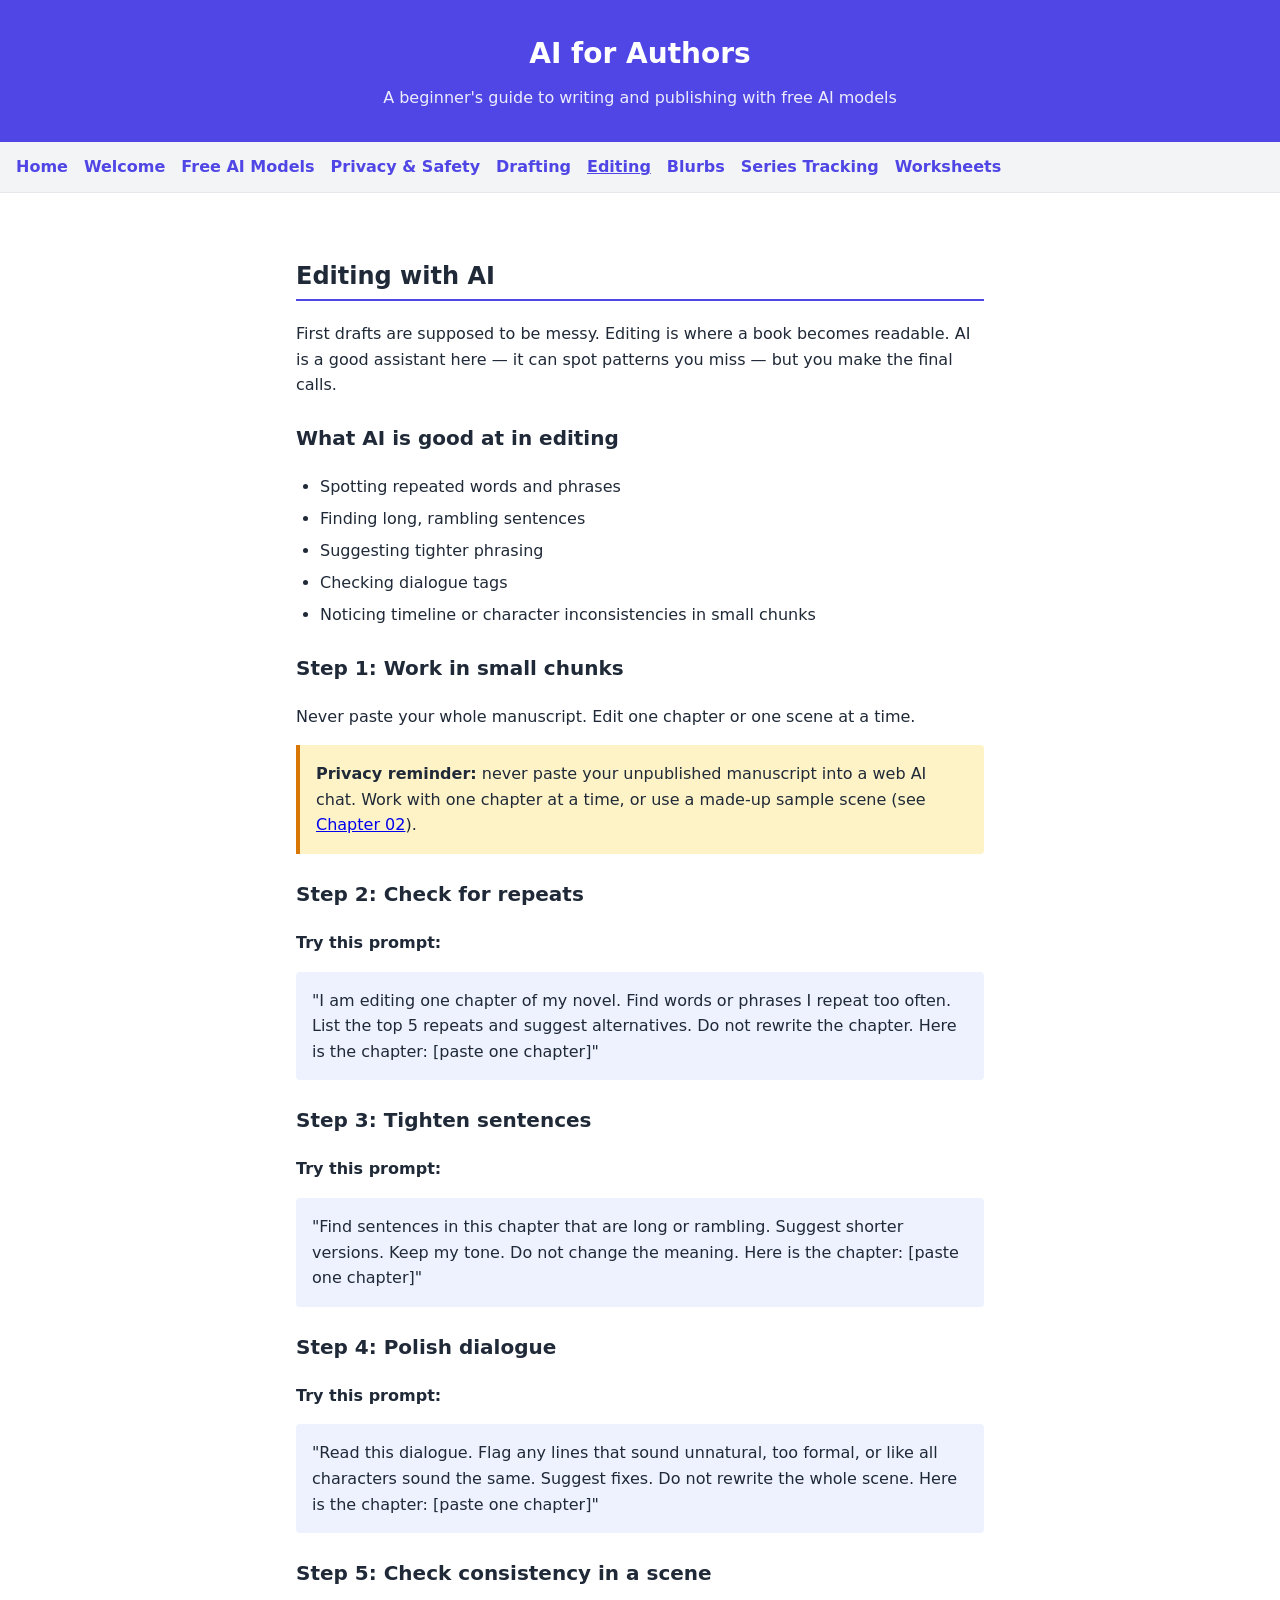
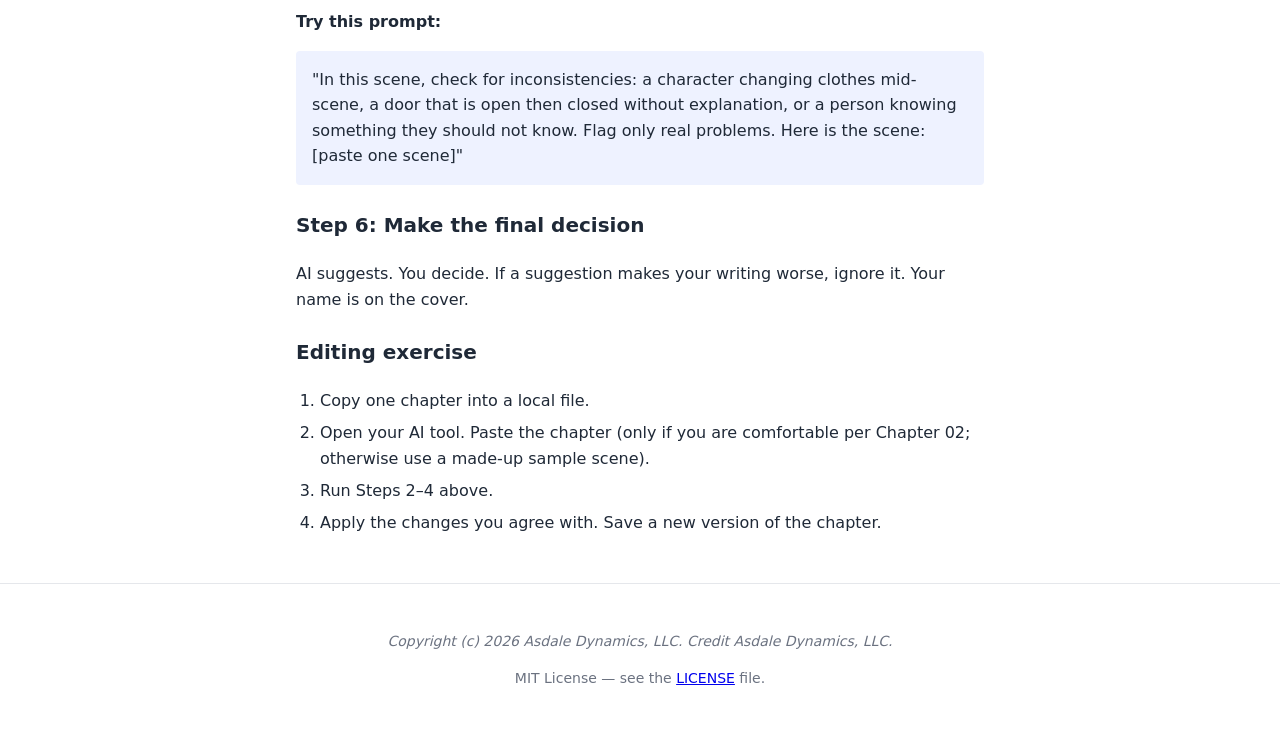
<file: site/chapters/04-editing.html>
<!DOCTYPE html>
<html lang="en">
<head>
<meta charset="UTF-8">
<meta name="viewport" content="width=device-width, initial-scale=1.0">
<title>Editing &mdash; AI for Authors</title>
<link rel="stylesheet" href="../css/style.css">
</head>
<body>
<header>
  <h1>AI for Authors</h1>
  <p>A beginner's guide to writing and publishing with free AI models</p>
</header>

<nav>
  <ul>
    <li><a href="../index.html">Home</a></li>
    <li><a href="00-welcome.html">Welcome</a></li>
    <li><a href="01-free-models.html">Free AI Models</a></li>
    <li><a href="02-privacy-safety.html">Privacy &amp; Safety</a></li>
    <li><a href="03-drafting.html">Drafting</a></li>
    <li><a href="04-editing.html" style="text-decoration:underline">Editing</a></li>
    <li><a href="05-blurbs.html">Blurbs</a></li>
    <li><a href="06-series-tracking.html">Series Tracking</a></li>
    <li><a href="../worksheets.html">Worksheets</a></li>
  </ul>
</nav>

<main>
<article>
<h2>Editing with AI</h2>
<p>First drafts are supposed to be messy. Editing is where a book becomes readable. AI is a good assistant here &mdash; it can spot patterns you miss &mdash; but you make the final calls.</p>

<h3>What AI is good at in editing</h3>
<ul>
<li>Spotting repeated words and phrases</li>
<li>Finding long, rambling sentences</li>
<li>Suggesting tighter phrasing</li>
<li>Checking dialogue tags</li>
<li>Noticing timeline or character inconsistencies in small chunks</li>
</ul>

<h3>Step 1: Work in small chunks</h3>
<p>Never paste your whole manuscript. Edit one chapter or one scene at a time.</p>

<div class="callout warning">
<strong>Privacy reminder:</strong> never paste your unpublished manuscript into a web AI chat. Work with one chapter at a time, or use a made-up sample scene (see <a href="02-privacy-safety.html">Chapter 02</a>).
</div>

<h3>Step 2: Check for repeats</h3>
<p><strong>Try this prompt:</strong></p>
<p style="background:#eef2ff;padding:1rem;border-radius:4px">"I am editing one chapter of my novel. Find words or phrases I repeat too often. List the top 5 repeats and suggest alternatives. Do not rewrite the chapter. Here is the chapter: [paste one chapter]"</p>

<h3>Step 3: Tighten sentences</h3>
<p><strong>Try this prompt:</strong></p>
<p style="background:#eef2ff;padding:1rem;border-radius:4px">"Find sentences in this chapter that are long or rambling. Suggest shorter versions. Keep my tone. Do not change the meaning. Here is the chapter: [paste one chapter]"</p>

<h3>Step 4: Polish dialogue</h3>
<p><strong>Try this prompt:</strong></p>
<p style="background:#eef2ff;padding:1rem;border-radius:4px">"Read this dialogue. Flag any lines that sound unnatural, too formal, or like all characters sound the same. Suggest fixes. Do not rewrite the whole scene. Here is the chapter: [paste one chapter]"</p>

<h3>Step 5: Check consistency in a scene</h3>
<p><strong>Try this prompt:</strong></p>
<p style="background:#eef2ff;padding:1rem;border-radius:4px">"In this scene, check for inconsistencies: a character changing clothes mid-scene, a door that is open then closed without explanation, or a person knowing something they should not know. Flag only real problems. Here is the scene: [paste one scene]"</p>

<h3>Step 6: Make the final decision</h3>
<p>AI suggests. You decide. If a suggestion makes your writing worse, ignore it. Your name is on the cover.</p>

<h3>Editing exercise</h3>
<ol>
<li>Copy one chapter into a local file.</li>
<li>Open your AI tool. Paste the chapter (only if you are comfortable per Chapter 02; otherwise use a made-up sample scene).</li>
<li>Run Steps 2&ndash;4 above.</li>
<li>Apply the changes you agree with. Save a new version of the chapter.</li>
</ol>
</article>
</main>

<footer>
<p><em>Copyright (c) 2026 Asdale Dynamics, LLC. Credit Asdale Dynamics, LLC.</em></p>
<p>MIT License &mdash; see the <a href="../../LICENSE">LICENSE</a> file.</p>
</footer>
</body>
</html>
</file>
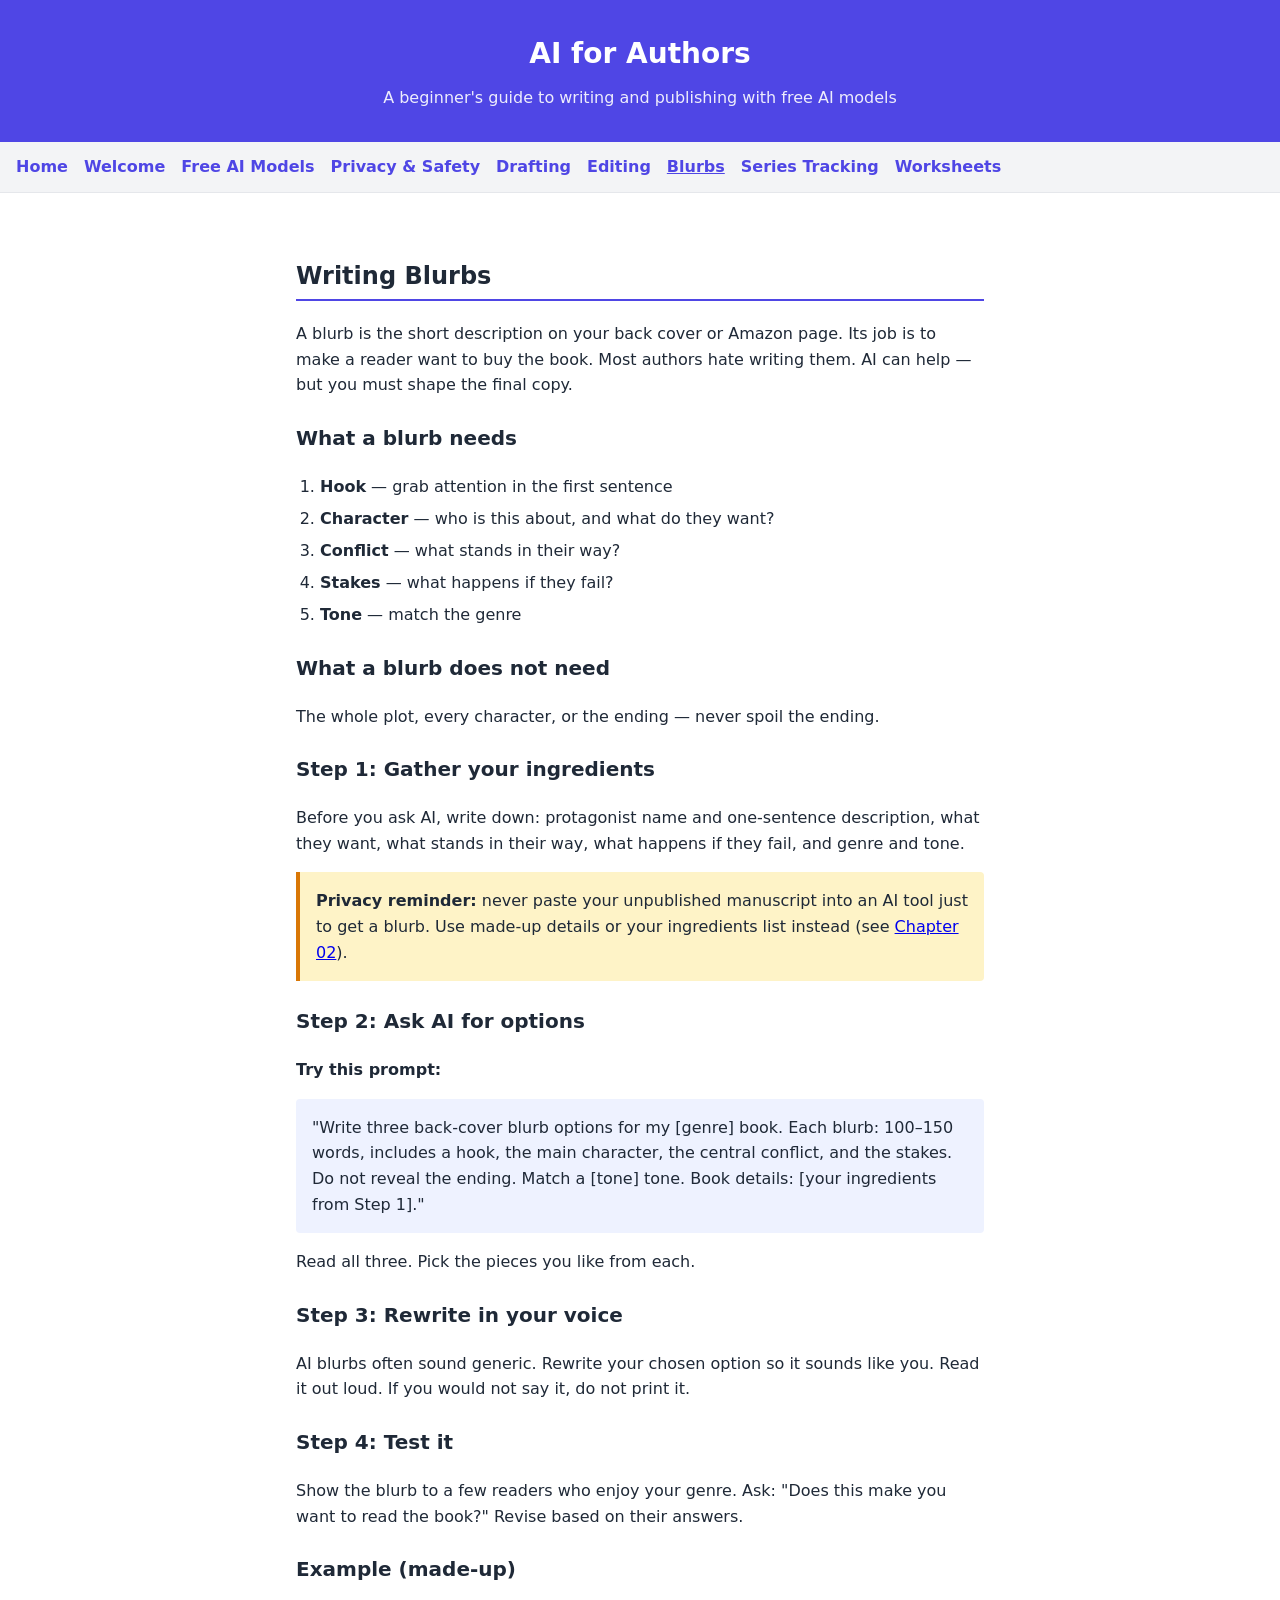
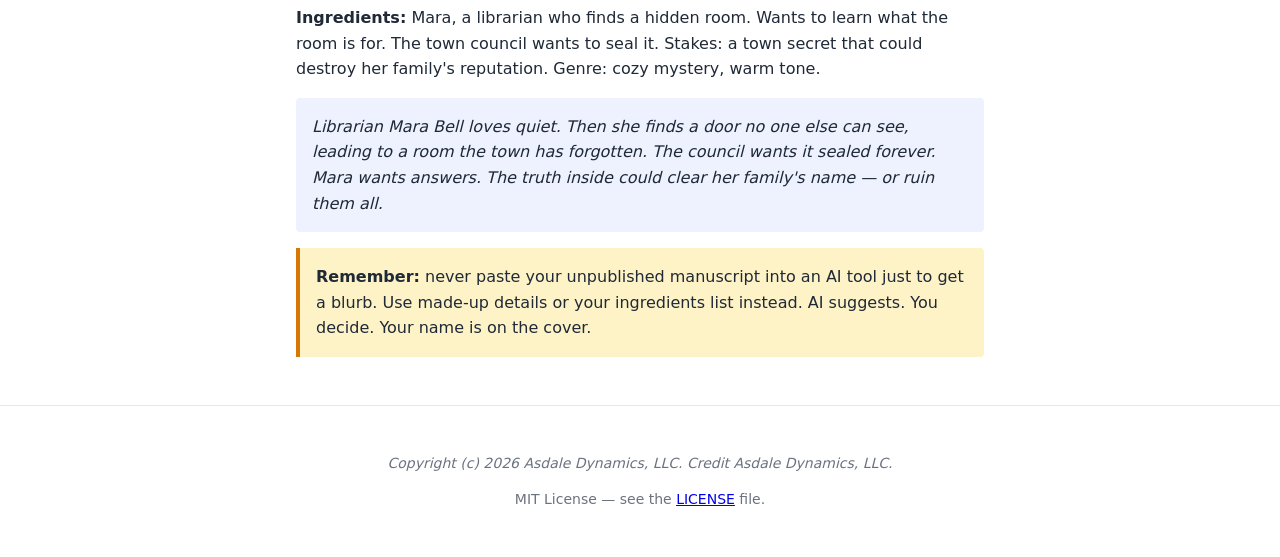
<file: site/chapters/05-blurbs.html>
<!DOCTYPE html>
<html lang="en">
<head>
<meta charset="UTF-8">
<meta name="viewport" content="width=device-width, initial-scale=1.0">
<title>Blurbs &mdash; AI for Authors</title>
<link rel="stylesheet" href="../css/style.css">
</head>
<body>
<header>
  <h1>AI for Authors</h1>
  <p>A beginner's guide to writing and publishing with free AI models</p>
</header>

<nav>
  <ul>
    <li><a href="../index.html">Home</a></li>
    <li><a href="00-welcome.html">Welcome</a></li>
    <li><a href="01-free-models.html">Free AI Models</a></li>
    <li><a href="02-privacy-safety.html">Privacy &amp; Safety</a></li>
    <li><a href="03-drafting.html">Drafting</a></li>
    <li><a href="04-editing.html">Editing</a></li>
    <li><a href="05-blurbs.html" style="text-decoration:underline">Blurbs</a></li>
    <li><a href="06-series-tracking.html">Series Tracking</a></li>
    <li><a href="../worksheets.html">Worksheets</a></li>
  </ul>
</nav>

<main>
<article>
<h2>Writing Blurbs</h2>
<p>A blurb is the short description on your back cover or Amazon page. Its job is to make a reader want to buy the book. Most authors hate writing them. AI can help &mdash; but you must shape the final copy.</p>

<h3>What a blurb needs</h3>
<ol>
<li><strong>Hook</strong> &mdash; grab attention in the first sentence</li>
<li><strong>Character</strong> &mdash; who is this about, and what do they want?</li>
<li><strong>Conflict</strong> &mdash; what stands in their way?</li>
<li><strong>Stakes</strong> &mdash; what happens if they fail?</li>
<li><strong>Tone</strong> &mdash; match the genre</li>
</ol>

<h3>What a blurb does not need</h3>
<p>The whole plot, every character, or the ending &mdash; never spoil the ending.</p>

<h3>Step 1: Gather your ingredients</h3>
<p>Before you ask AI, write down: protagonist name and one-sentence description, what they want, what stands in their way, what happens if they fail, and genre and tone.</p>

<div class="callout warning">
<strong>Privacy reminder:</strong> never paste your unpublished manuscript into an AI tool just to get a blurb. Use made-up details or your ingredients list instead (see <a href="02-privacy-safety.html">Chapter 02</a>).
</div>

<h3>Step 2: Ask AI for options</h3>
<p><strong>Try this prompt:</strong></p>
<p style="background:#eef2ff;padding:1rem;border-radius:4px">"Write three back-cover blurb options for my [genre] book. Each blurb: 100&ndash;150 words, includes a hook, the main character, the central conflict, and the stakes. Do not reveal the ending. Match a [tone] tone. Book details: [your ingredients from Step 1]."</p>
<p>Read all three. Pick the pieces you like from each.</p>

<h3>Step 3: Rewrite in your voice</h3>
<p>AI blurbs often sound generic. Rewrite your chosen option so it sounds like you. Read it out loud. If you would not say it, do not print it.</p>

<h3>Step 4: Test it</h3>
<p>Show the blurb to a few readers who enjoy your genre. Ask: "Does this make you want to read the book?" Revise based on their answers.</p>

<h3>Example (made-up)</h3>
<p><strong>Ingredients:</strong> Mara, a librarian who finds a hidden room. Wants to learn what the room is for. The town council wants to seal it. Stakes: a town secret that could destroy her family's reputation. Genre: cozy mystery, warm tone.</p>
<p style="background:#eef2ff;padding:1rem;border-radius:4px; font-style:italic">Librarian Mara Bell loves quiet. Then she finds a door no one else can see, leading to a room the town has forgotten. The council wants it sealed forever. Mara wants answers. The truth inside could clear her family's name &mdash; or ruin them all.</p>

<div class="callout warning">
<strong>Remember:</strong> never paste your unpublished manuscript into an AI tool just to get a blurb. Use made-up details or your ingredients list instead. AI suggests. You decide. Your name is on the cover.
</div>
</article>
</main>

<footer>
<p><em>Copyright (c) 2026 Asdale Dynamics, LLC. Credit Asdale Dynamics, LLC.</em></p>
<p>MIT License &mdash; see the <a href="../../LICENSE">LICENSE</a> file.</p>
</footer>
</body>
</html>
</file>
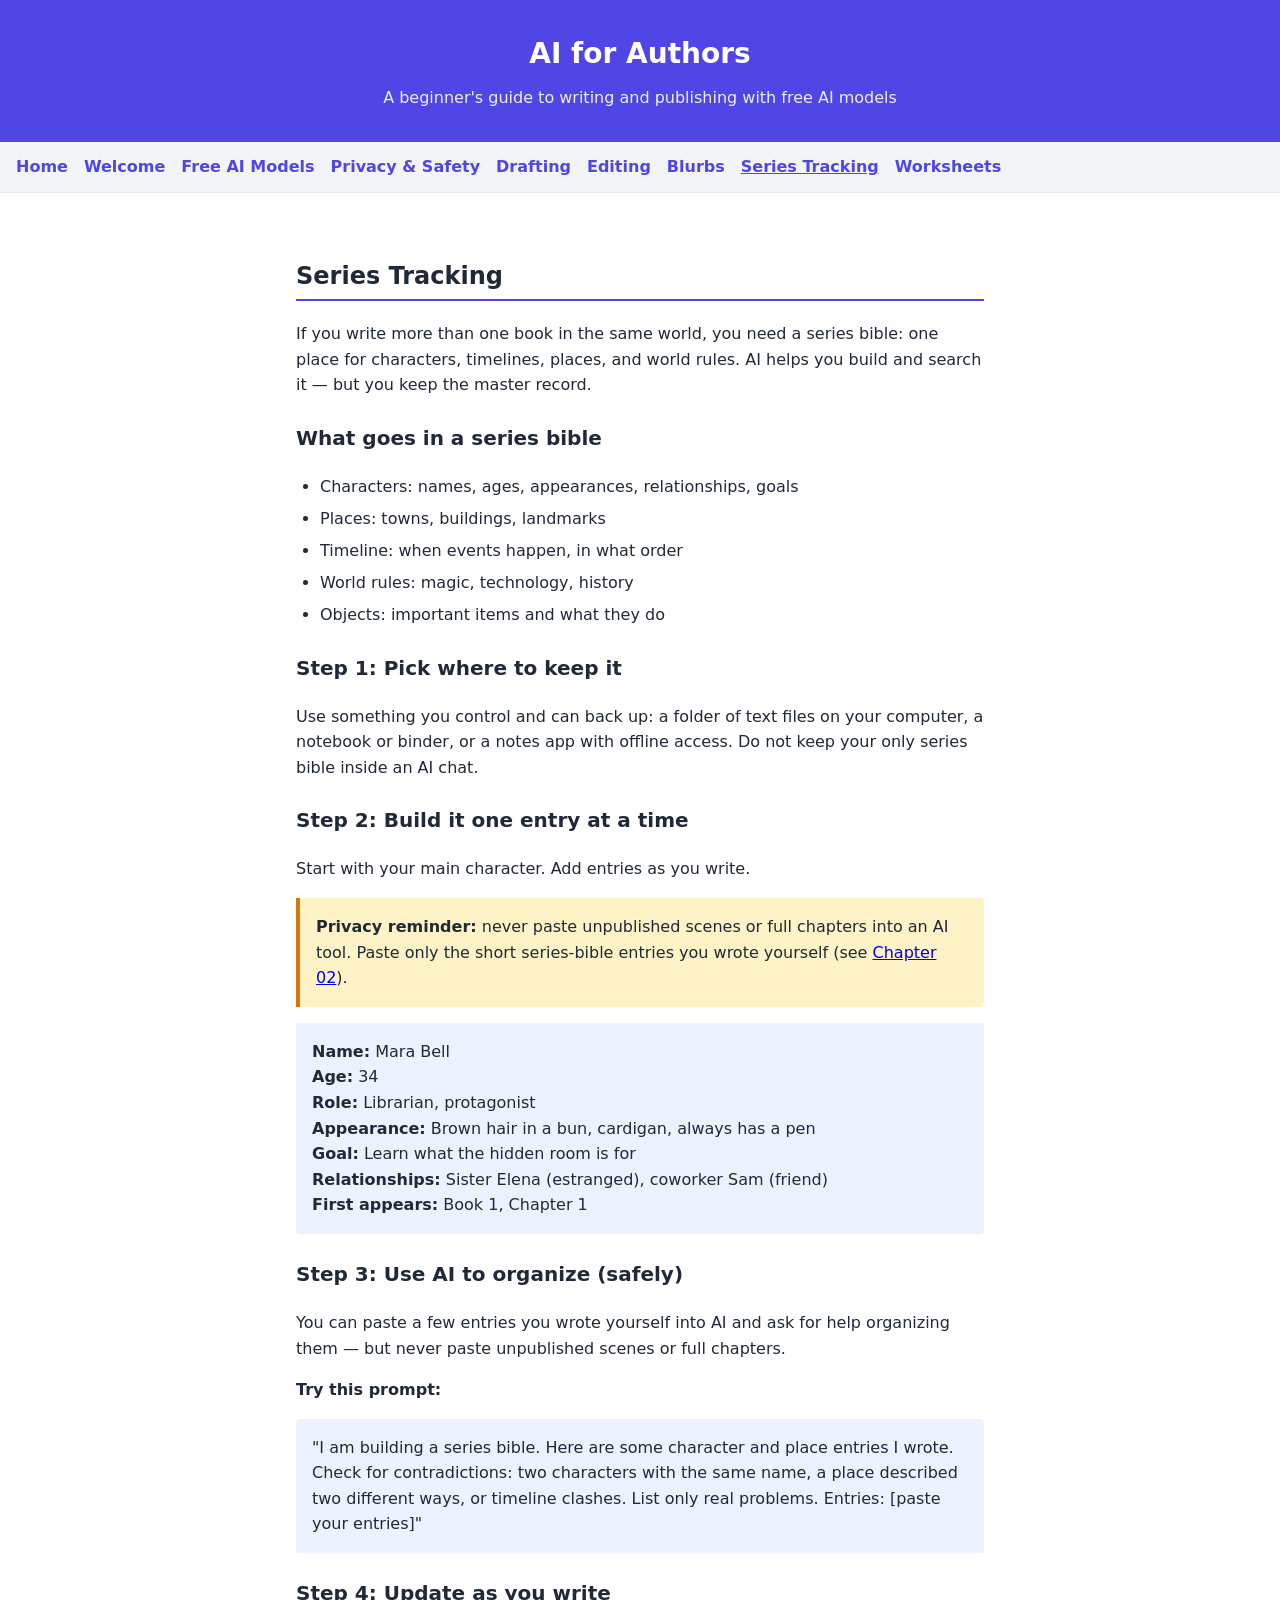
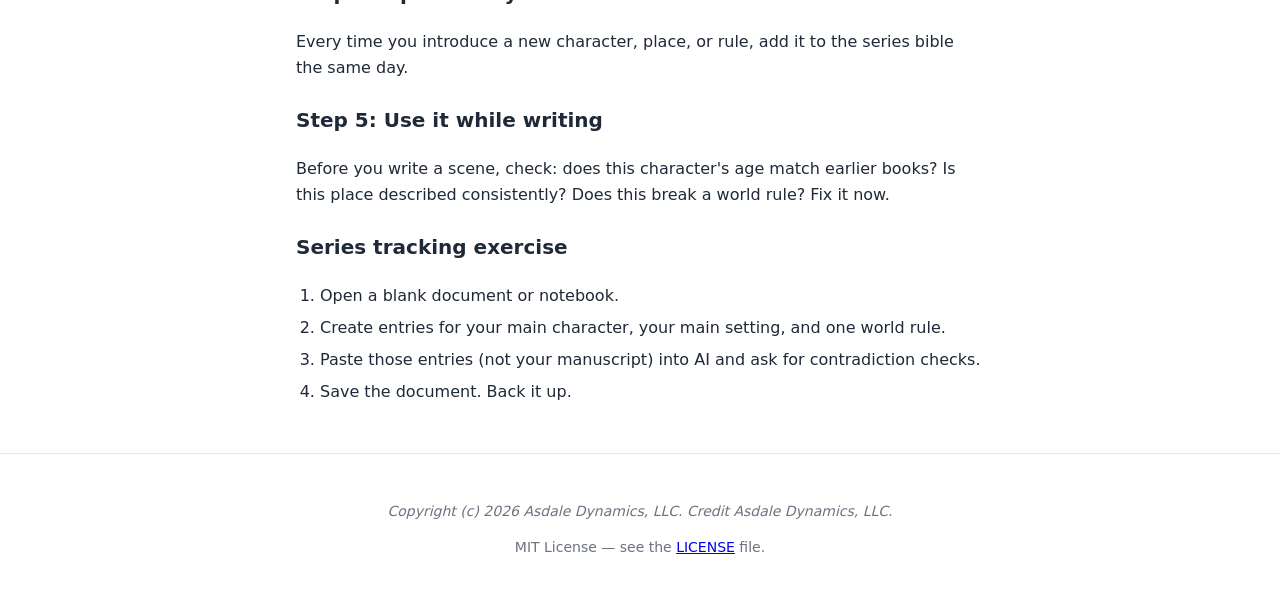
<file: site/chapters/06-series-tracking.html>
<!DOCTYPE html>
<html lang="en">
<head>
<meta charset="UTF-8">
<meta name="viewport" content="width=device-width, initial-scale=1.0">
<title>Series Tracking &mdash; AI for Authors</title>
<link rel="stylesheet" href="../css/style.css">
</head>
<body>
<header>
  <h1>AI for Authors</h1>
  <p>A beginner's guide to writing and publishing with free AI models</p>
</header>

<nav>
  <ul>
    <li><a href="../index.html">Home</a></li>
    <li><a href="00-welcome.html">Welcome</a></li>
    <li><a href="01-free-models.html">Free AI Models</a></li>
    <li><a href="02-privacy-safety.html">Privacy &amp; Safety</a></li>
    <li><a href="03-drafting.html">Drafting</a></li>
    <li><a href="04-editing.html">Editing</a></li>
    <li><a href="05-blurbs.html">Blurbs</a></li>
    <li><a href="06-series-tracking.html" style="text-decoration:underline">Series Tracking</a></li>
    <li><a href="../worksheets.html">Worksheets</a></li>
  </ul>
</nav>

<main>
<article>
<h2>Series Tracking</h2>
<p>If you write more than one book in the same world, you need a series bible: one place for characters, timelines, places, and world rules. AI helps you build and search it &mdash; but you keep the master record.</p>

<h3>What goes in a series bible</h3>
<ul>
<li>Characters: names, ages, appearances, relationships, goals</li>
<li>Places: towns, buildings, landmarks</li>
<li>Timeline: when events happen, in what order</li>
<li>World rules: magic, technology, history</li>
<li>Objects: important items and what they do</li>
</ul>

<h3>Step 1: Pick where to keep it</h3>
<p>Use something you control and can back up: a folder of text files on your computer, a notebook or binder, or a notes app with offline access. Do not keep your only series bible inside an AI chat.</p>

<h3>Step 2: Build it one entry at a time</h3>
<p>Start with your main character. Add entries as you write.</p>

<div class="callout warning">
<strong>Privacy reminder:</strong> never paste unpublished scenes or full chapters into an AI tool. Paste only the short series-bible entries you wrote yourself (see <a href="02-privacy-safety.html">Chapter 02</a>).
</div>
<p style="background:#eef2ff;padding:1rem;border-radius:4px"><strong>Name:</strong> Mara Bell<br>
<strong>Age:</strong> 34<br>
<strong>Role:</strong> Librarian, protagonist<br>
<strong>Appearance:</strong> Brown hair in a bun, cardigan, always has a pen<br>
<strong>Goal:</strong> Learn what the hidden room is for<br>
<strong>Relationships:</strong> Sister Elena (estranged), coworker Sam (friend)<br>
<strong>First appears:</strong> Book 1, Chapter 1</p>

<h3>Step 3: Use AI to organize (safely)</h3>
<p>You can paste a few entries you wrote yourself into AI and ask for help organizing them &mdash; but never paste unpublished scenes or full chapters.</p>
<p><strong>Try this prompt:</strong></p>
<p style="background:#eef2ff;padding:1rem;border-radius:4px">"I am building a series bible. Here are some character and place entries I wrote. Check for contradictions: two characters with the same name, a place described two different ways, or timeline clashes. List only real problems. Entries: [paste your entries]"</p>

<h3>Step 4: Update as you write</h3>
<p>Every time you introduce a new character, place, or rule, add it to the series bible the same day.</p>

<h3>Step 5: Use it while writing</h3>
<p>Before you write a scene, check: does this character's age match earlier books? Is this place described consistently? Does this break a world rule? Fix it now.</p>

<h3>Series tracking exercise</h3>
<ol>
<li>Open a blank document or notebook.</li>
<li>Create entries for your main character, your main setting, and one world rule.</li>
<li>Paste those entries (not your manuscript) into AI and ask for contradiction checks.</li>
<li>Save the document. Back it up.</li>
</ol>
</article>
</main>

<footer>
<p><em>Copyright (c) 2026 Asdale Dynamics, LLC. Credit Asdale Dynamics, LLC.</em></p>
<p>MIT License &mdash; see the <a href="../../LICENSE">LICENSE</a> file.</p>
</footer>
</body>
</html>
</file>
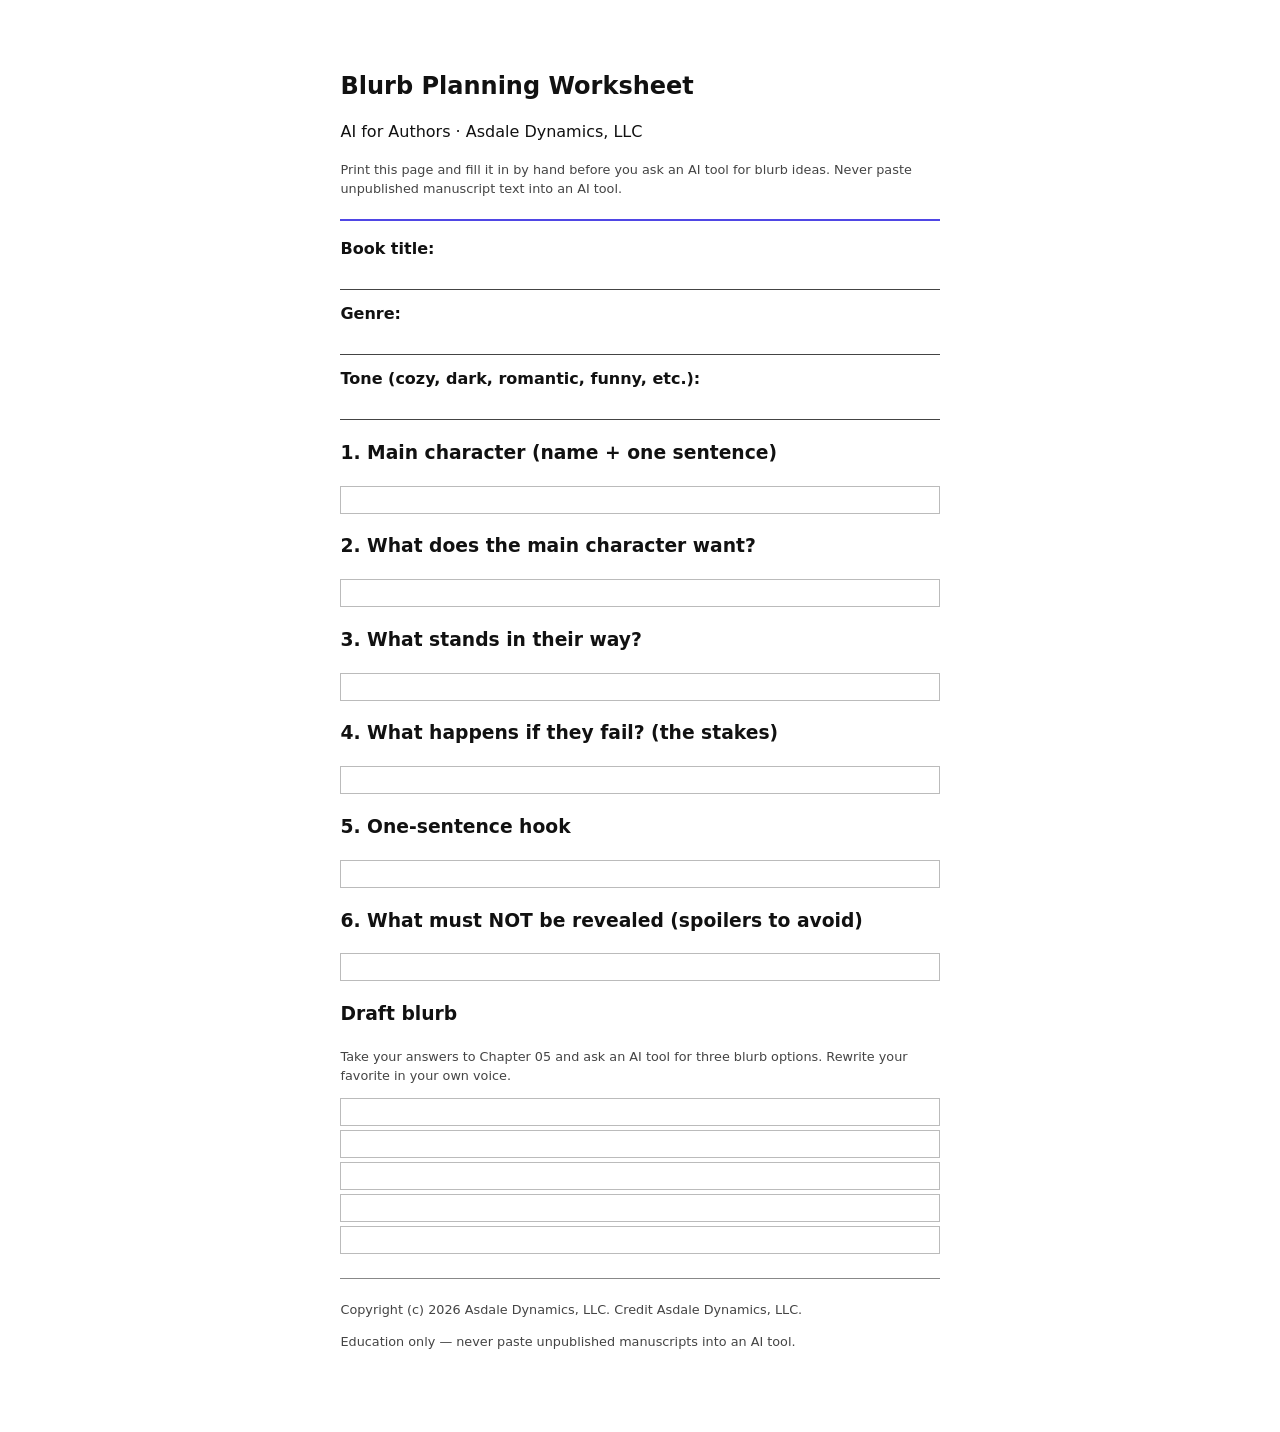
<file: site/worksheets/printable/blurb-planning-worksheet.html>
<!DOCTYPE html>
<html lang="en">
<head>
<meta charset="UTF-8">
<meta name="viewport" content="width=device-width, initial-scale=1.0">
<title>Printable — Blurb Planning Worksheet · AI for Authors</title>
<link rel="stylesheet" href="../../css/print.css">
</head>
<body>
<article>
<header>
<h1>Blurb Planning Worksheet</h1>
<p>AI for Authors &middot; Asdale Dynamics, LLC</p>
<p class="small">Print this page and fill it in by hand before you ask an AI tool for blurb ideas. Never paste unpublished manuscript text into an AI tool.</p>
</header>

<form>
<label>Book title:</label>
<input type="text" name="title" class="fillline">

<label>Genre:</label>
<input type="text" name="genre" class="fillline">
<label>Tone (cozy, dark, romantic, funny, etc.):</label>
<input type="text" name="tone" class="fillline">

<h3>1. Main character (name + one sentence)</h3>
<div class="fillarea"></div>

<h3>2. What does the main character want?</h3>
<div class="fillarea"></div>

<h3>3. What stands in their way?</h3>
<div class="fillarea"></div>

<h3>4. What happens if they fail? (the stakes)</h3>
<div class="fillarea"></div>

<h3>5. One-sentence hook</h3>
<div class="fillarea"></div>

<h3>6. What must NOT be revealed (spoilers to avoid)</h3>
<div class="fillarea"></div>

<h3>Draft blurb</h3>
<p class="small">Take your answers to Chapter 05 and ask an AI tool for three blurb options. Rewrite your favorite in your own voice.</p>
<div class="fillarea"></div>
<div class="fillarea"></div>
<div class="fillarea"></div>
<div class="fillarea"></div>
<div class="fillarea"></div>
</form>

<footer>
<p class="small">Copyright (c) 2026 Asdale Dynamics, LLC. Credit Asdale Dynamics, LLC.</p>
<p class="small">Education only — never paste unpublished manuscripts into an AI tool.</p>
</footer>
</article>
</body>
</html>
</file>
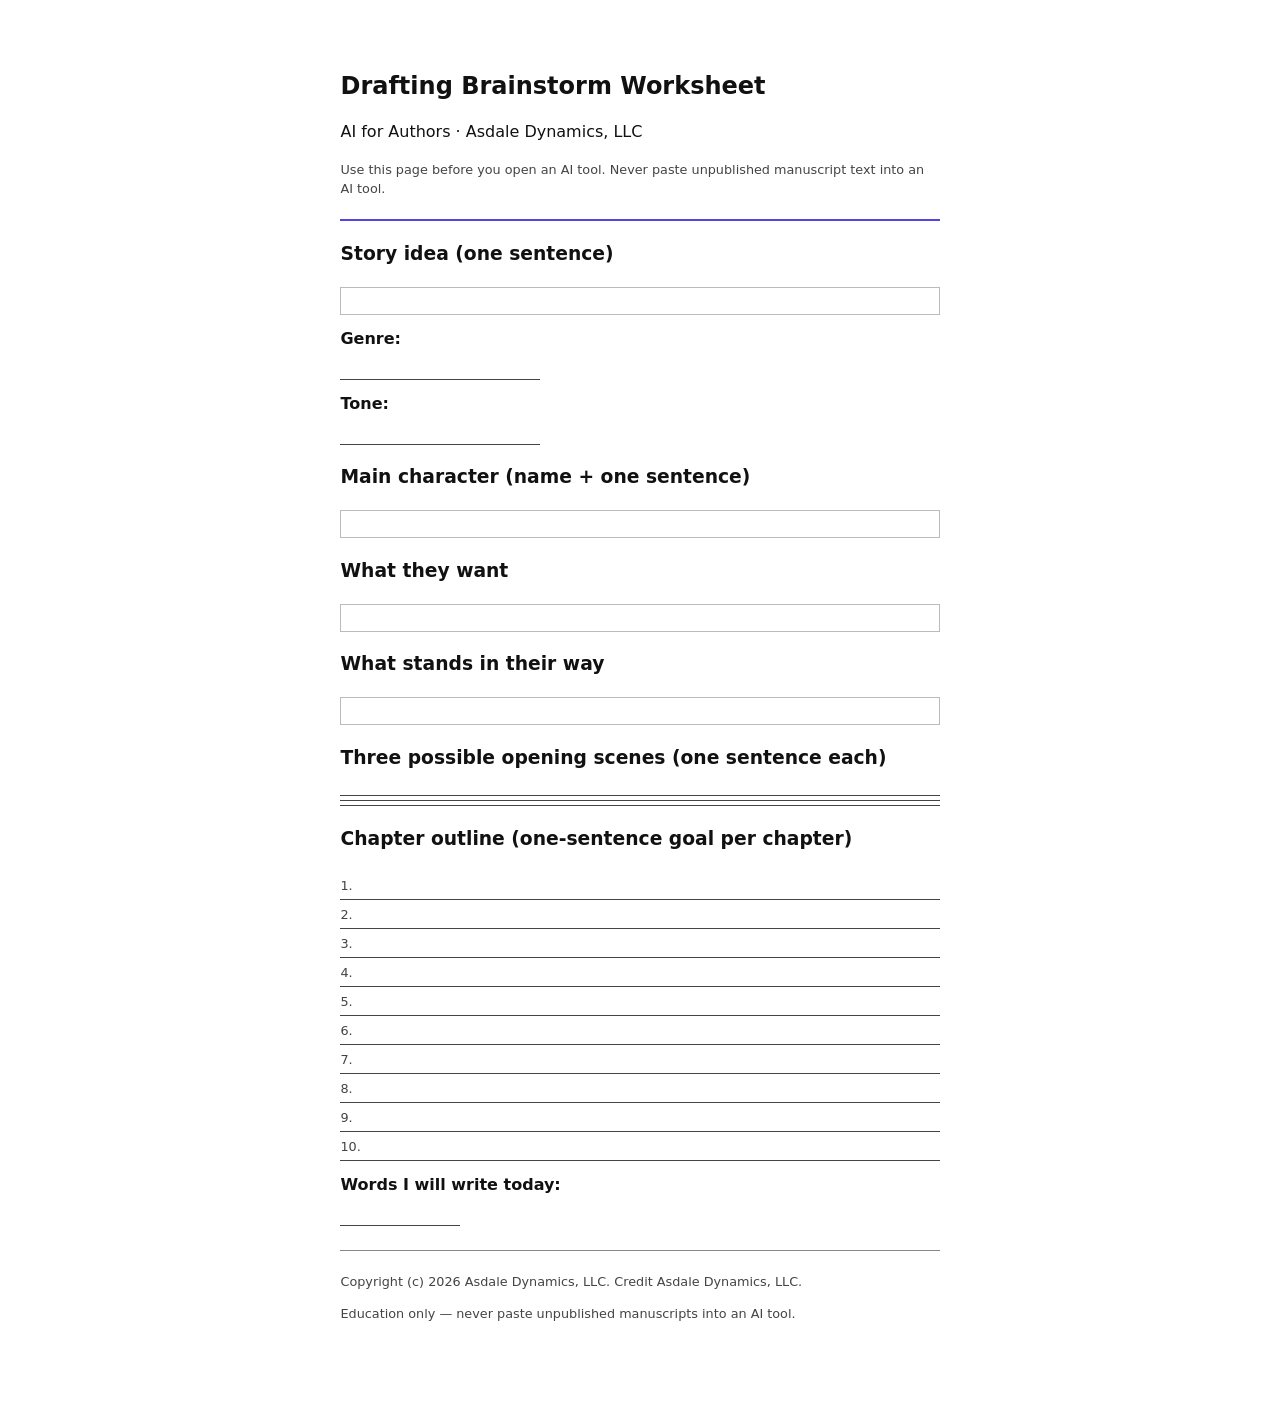
<file: site/worksheets/printable/drafting-brainstorm-worksheet.html>
<!DOCTYPE html>
<html lang="en">
<head>
<meta charset="UTF-8">
<meta name="viewport" content="width=device-width, initial-scale=1.0">
<title>Printable — Drafting Brainstorm Worksheet · AI for Authors</title>
<link rel="stylesheet" href="../../css/print.css">
</head>
<body>
<article>
<header>
<h1>Drafting Brainstorm Worksheet</h1>
<p>AI for Authors &middot; Asdale Dynamics, LLC</p>
<p class="small">Use this page before you open an AI tool. Never paste unpublished manuscript text into an AI tool.</p>
</header>

<form>
<h3>Story idea (one sentence)</h3>
<div class="fillarea"></div>

<label>Genre:</label>
<input type="text" name="genre" class="fillline" style="width:200px">
<label>Tone:</label>
<input type="text" name="tone" class="fillline" style="width:200px">

<h3>Main character (name + one sentence)</h3>
<div class="fillarea"></div>

<h3>What they want</h3>
<div class="fillarea"></div>

<h3>What stands in their way</h3>
<div class="fillarea"></div>

<h3>Three possible opening scenes (one sentence each)</h3>
<div class="fillline" style="display:block"></div>
<div class="fillline" style="display:block"></div>
<div class="fillline" style="display:block"></div>

<h3>Chapter outline (one-sentence goal per chapter)</h3>
<div class="fillline" style="display:block"><span class="small">1.</span> </div>
<div class="fillline" style="display:block"><span class="small">2.</span> </div>
<div class="fillline" style="display:block"><span class="small">3.</span> </div>
<div class="fillline" style="display:block"><span class="small">4.</span> </div>
<div class="fillline" style="display:block"><span class="small">5.</span> </div>
<div class="fillline" style="display:block"><span class="small">6.</span> </div>
<div class="fillline" style="display:block"><span class="small">7.</span> </div>
<div class="fillline" style="display:block"><span class="small">8.</span> </div>
<div class="fillline" style="display:block"><span class="small">9.</span> </div>
<div class="fillline" style="display:block"><span class="small">10.</span> </div>

<label>Words I will write today:</label>
<input type="text" name="words" class="fillline" style="width:120px">
</form>

<footer>
<p class="small">Copyright (c) 2026 Asdale Dynamics, LLC. Credit Asdale Dynamics, LLC.</p>
<p class="small">Education only — never paste unpublished manuscripts into an AI tool.</p>
</footer>
</article>
</body>
</html>
</file>
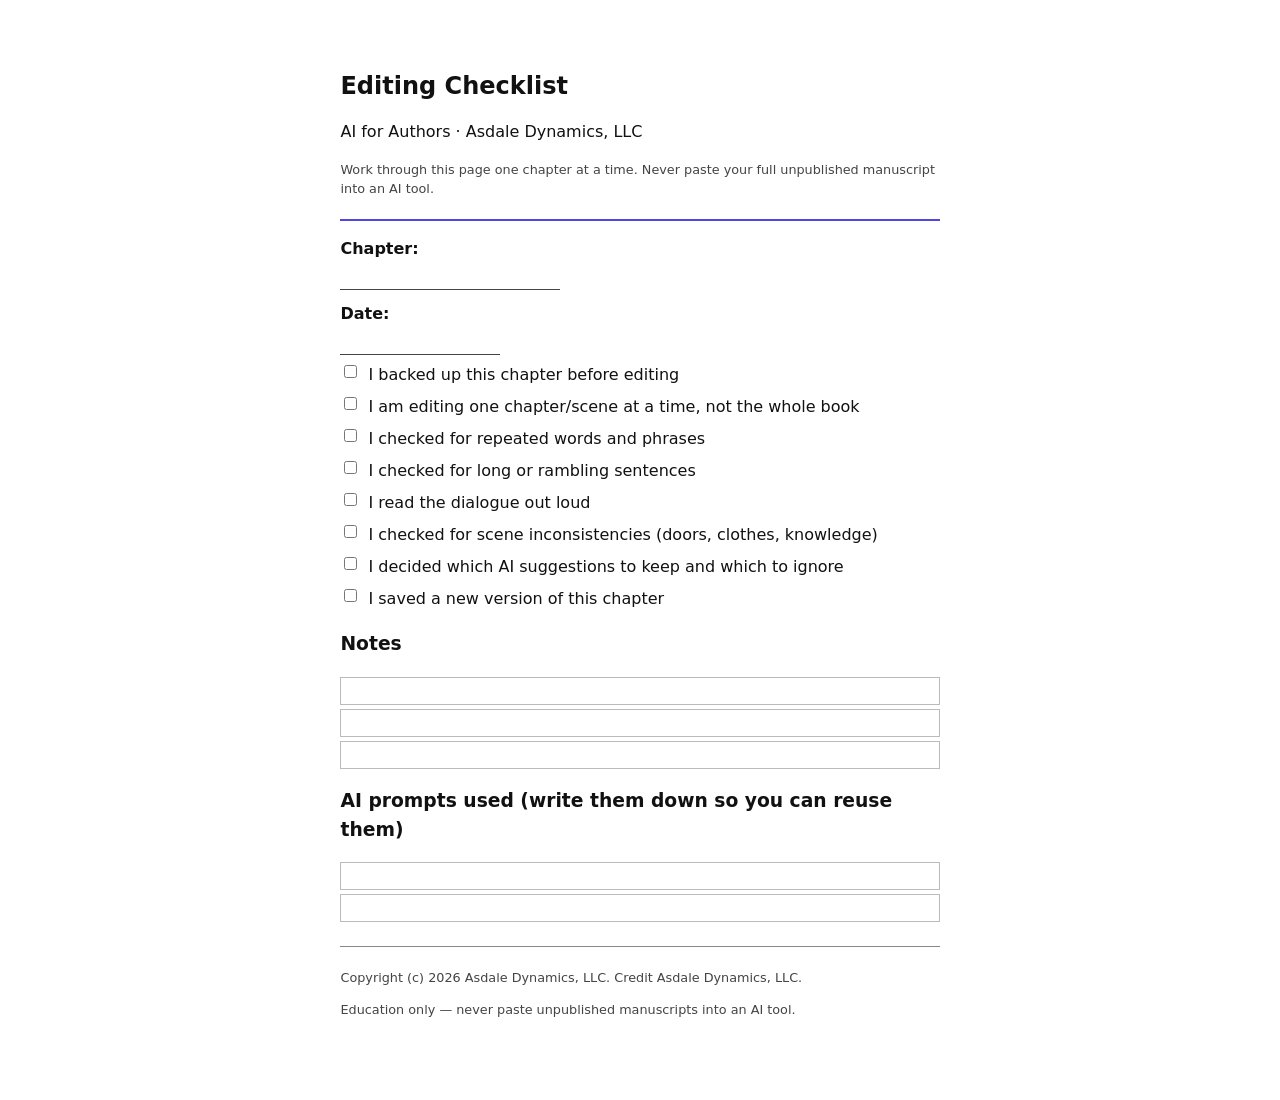
<file: site/worksheets/printable/editing-checklist.html>
<!DOCTYPE html>
<html lang="en">
<head>
<meta charset="UTF-8">
<meta name="viewport" content="width=device-width, initial-scale=1.0">
<title>Printable — Editing Checklist · AI for Authors</title>
<link rel="stylesheet" href="../../css/print.css">
</head>
<body>
<article>
<header>
<h1>Editing Checklist</h1>
<p>AI for Authors &middot; Asdale Dynamics, LLC</p>
<p class="small">Work through this page one chapter at a time. Never paste your full unpublished manuscript into an AI tool.</p>
</header>

<form>
<label>Chapter:</label>
<input type="text" name="chapter" class="fillline" style="width:220px">
<label>Date:</label>
<input type="text" name="date" class="fillline" style="width:160px">

<div class="checkboxrow"><input type="checkbox" name="c1"> I backed up this chapter before editing</div>
<div class="checkboxrow"><input type="checkbox" name="c2"> I am editing one chapter/scene at a time, not the whole book</div>
<div class="checkboxrow"><input type="checkbox" name="c3"> I checked for repeated words and phrases</div>
<div class="checkboxrow"><input type="checkbox" name="c4"> I checked for long or rambling sentences</div>
<div class="checkboxrow"><input type="checkbox" name="c5"> I read the dialogue out loud</div>
<div class="checkboxrow"><input type="checkbox" name="c6"> I checked for scene inconsistencies (doors, clothes, knowledge)</div>
<div class="checkboxrow"><input type="checkbox" name="c7"> I decided which AI suggestions to keep and which to ignore</div>
<div class="checkboxrow"><input type="checkbox" name="c8"> I saved a new version of this chapter</div>

<h3>Notes</h3>
<div class="fillarea"></div>
<div class="fillarea"></div>
<div class="fillarea"></div>

<h3>AI prompts used (write them down so you can reuse them)</h3>
<div class="fillarea"></div>
<div class="fillarea"></div>
</form>

<footer>
<p class="small">Copyright (c) 2026 Asdale Dynamics, LLC. Credit Asdale Dynamics, LLC.</p>
<p class="small">Education only — never paste unpublished manuscripts into an AI tool.</p>
</footer>
</article>
</body>
</html>
</file>
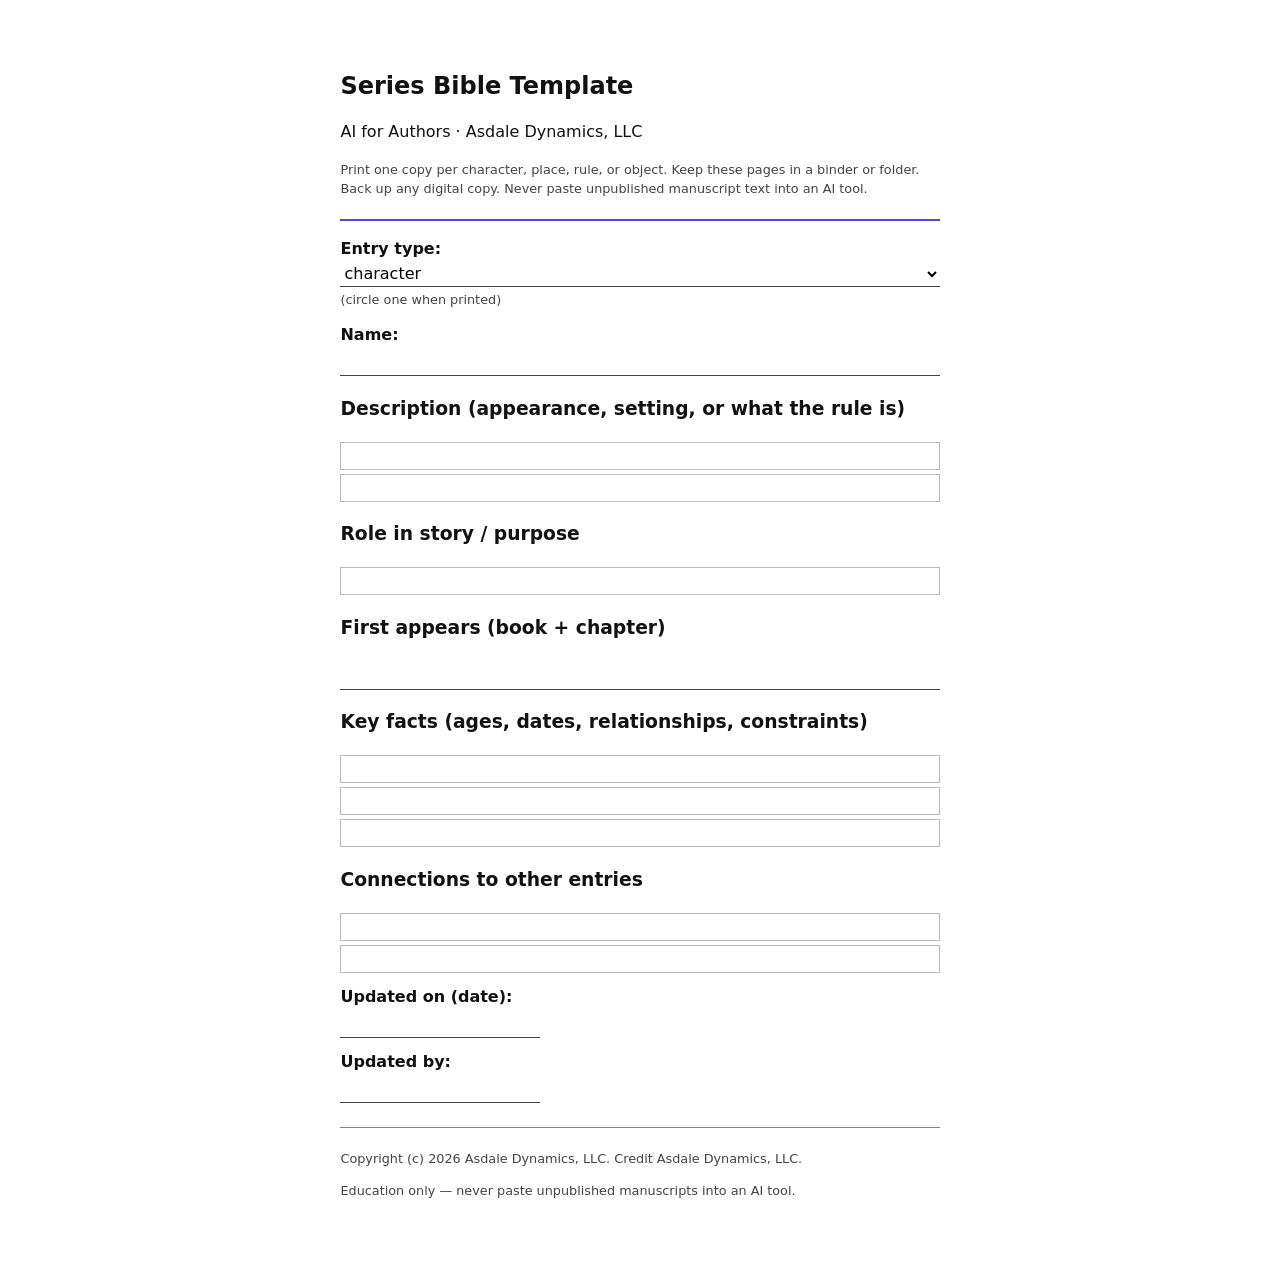
<file: site/worksheets/printable/series-bible-template.html>
<!DOCTYPE html>
<html lang="en">
<head>
<meta charset="UTF-8">
<meta name="viewport" content="width=device-width, initial-scale=1.0">
<title>Printable — Series Bible Template · AI for Authors</title>
<link rel="stylesheet" href="../../css/print.css">
</head>
<body>
<article>
<header>
<h1>Series Bible Template</h1>
<p>AI for Authors &middot; Asdale Dynamics, LLC</p>
<p class="small">Print one copy per character, place, rule, or object. Keep these pages in a binder or folder. Back up any digital copy. Never paste unpublished manuscript text into an AI tool.</p>
</header>

<form>
<label>Entry type:</label>
<select name="type" class="fillline">
<option>character</option>
<option>place</option>
<option>rule</option>
<option>object</option>
</select>
<span class="small">(circle one when printed)</span>

<label>Name:</label>
<input type="text" name="name" class="fillline">

<h3>Description (appearance, setting, or what the rule is)</h3>
<div class="fillarea"></div>
<div class="fillarea"></div>

<h3>Role in story / purpose</h3>
<div class="fillarea"></div>

<h3>First appears (book + chapter)</h3>
<input type="text" name="first" class="fillline">

<h3>Key facts (ages, dates, relationships, constraints)</h3>
<div class="fillarea"></div>
<div class="fillarea"></div>
<div class="fillarea"></div>

<h3>Connections to other entries</h3>
<div class="fillarea"></div>
<div class="fillarea"></div>

<label>Updated on (date):</label>
<input type="text" name="date" class="fillline" style="width:200px">
<label>Updated by:</label>
<input type="text" name="by" class="fillline" style="width:200px">
</form>

<footer>
<p class="small">Copyright (c) 2026 Asdale Dynamics, LLC. Credit Asdale Dynamics, LLC.</p>
<p class="small">Education only — never paste unpublished manuscripts into an AI tool.</p>
</footer>
</article>
</body>
</html>
</file>
<file: site/css/style.css>
/* AI for Authors — static site styles */
* { box-sizing: border-box; }

html {
  line-height: 1.6;
  font-size: 16px;
}

body {
  font-family: ui-sans-serif, system-ui, -apple-system, Segoe UI, Roboto, Helvetica, Arial, sans-serif;
  color: #1f2937;
  background: #ffffff;
  margin: 0;
  padding: 0;
}

header {
  background: #4f46e5;
  color: #fff;
  padding: 2rem 1rem;
  text-align: center;
}

header h1 {
  margin: 0 0 0.5rem;
  font-size: 1.75rem;
}

header p {
  margin: 0;
  opacity: 0.9;
}

nav {
  background: #f3f4f6;
  border-bottom: 1px solid #e5e7eb;
  padding: 0.75rem 1rem;
  position: sticky;
  top: 0;
}

nav ul {
  list-style: none;
  margin: 0;
  padding: 0;
  display: flex;
  gap: 1rem;
  flex-wrap: wrap;
}

nav a {
  color: #4f46e5;
  text-decoration: none;
  font-weight: 600;
}

nav a:hover { text-decoration: underline; }

main {
  max-width: 720px;
  margin: 0 auto;
  padding: 2rem 1rem;
}

article h2 {
  font-size: 1.5rem;
  margin-top: 2rem;
  border-bottom: 2px solid #4f46e5;
  padding-bottom: 0.25rem;
}

article h3 { font-size: 1.25rem; margin-top: 1.5rem; }
article p { margin: 1rem 0; }
article ul, article ol { margin: 1rem 0; padding-left: 1.5rem; }
article li { margin: 0.4rem 0; }

table {
  width: 100%;
  border-collapse: collapse;
  margin: 1rem 0;
  font-size: 0.9rem;
}

th, td {
  border: 1px solid #d1d5db;
  padding: 0.5rem;
  text-align: left;
}

th { background: #eef2ff; }

.callout {
  background: #eef2ff;
  border-left: 4px solid #4f46e5;
  padding: 1rem;
  margin: 1rem 0;
  border-radius: 0 4px 4px 0;
}

.callout.warning {
  background: #fef3c7;
  border-left-color: #d97706;
}

footer {
  border-top: 1px solid #e5e7eb;
  padding: 2rem 1rem;
  text-align: center;
  font-size: 0.875rem;
  color: #6b7280;
}

.worksheet-grid {
  display: grid;
  grid-template-columns: repeat(auto-fit, minmax(260px, 1fr));
  gap: 1rem;
  margin: 1rem 0;
}

.card {
  border: 1px solid #e5e7eb;
  border-radius: 8px;
  padding: 1rem;
  background: #fff;
}

.card h3 { margin-top: 0; }

a.button {
  display: inline-block;
  background: #4f46e5;
  color: #fff;
  padding: 0.5rem 1rem;
  border-radius: 4px;
  text-decoration: none;
  margin-top: 0.5rem;
}

a.button:hover { background: #4338ca; }

@media print {
  header { background: #fff; color: #000; }
  header h1 { color: #000; }
  nav { display: none; }
  body { font-size: 12pt; }
  article h2 { border-bottom: 1px solid #000; }
  .callout, .card { border: 1px solid #000; background: #fff; }
  a { color: #000; text-decoration: none; }
  a.button { background: #000; color: #fff; }
}
</file>
<file: site/css/print.css>
/* Print-ready worksheet styles */
* { box-sizing: border-box; }

html { font-size: 12pt; }
body {
  font-family: ui-sans-serif, system-ui, -apple-system, Segoe UI, Roboto, Helvetica, Arial, sans-serif;
  color: #111;
  background: #fff;
  margin: 0;
  padding: 0;
  line-height: 1.5;
}

article {
  max-width: 720px;
  margin: 0 auto;
  padding: 18mm 16mm;
}

header {
  border-bottom: 2px solid #4f46e5;
  padding-bottom: 0.5rem;
  margin-bottom: 1rem;
}

header h1 {
  margin: 0 0 0.25rem;
  font-size: 1.5rem;
}

.small { font-size: 0.8rem; color: #444; }

form { margin-top: 0.5rem; }

label { display: block; font-weight: 600; margin-top: 0.75rem; }

.fillline {
  width: 100%;
  border: none;
  border-bottom: 1px solid #444;
  background: transparent;
  font: inherit;
  font-size: 1rem;
  padding: 2px 0;
  outline: none;
}
.fillline::placeholder { color: #888; }

.fillarea {
  border: 1px solid #bbb;
  min-height: 28px;
  margin-top: 4px;
  padding: 4px 6px;
  font: inherit;
  font-size: 1rem;
  outline: none;
}

.checkboxrow {
  display: flex;
  align-items: flex-start;
  gap: 0.5rem;
  margin-top: 0.5rem;
}
.checkboxrow input { margin-top: 2px; }

footer {
  margin-top: 1.5rem;
  border-top: 1px solid #888;
  padding-top: 0.5rem;
  font-size: 0.75rem;
  color: #555;
}

@page { size: Letter; margin: 18mm 16mm; }
@media print {
  body { -webkit-print-color-adjust: exact; }
  a { color: #000; text-decoration: none; }
}
</file>
